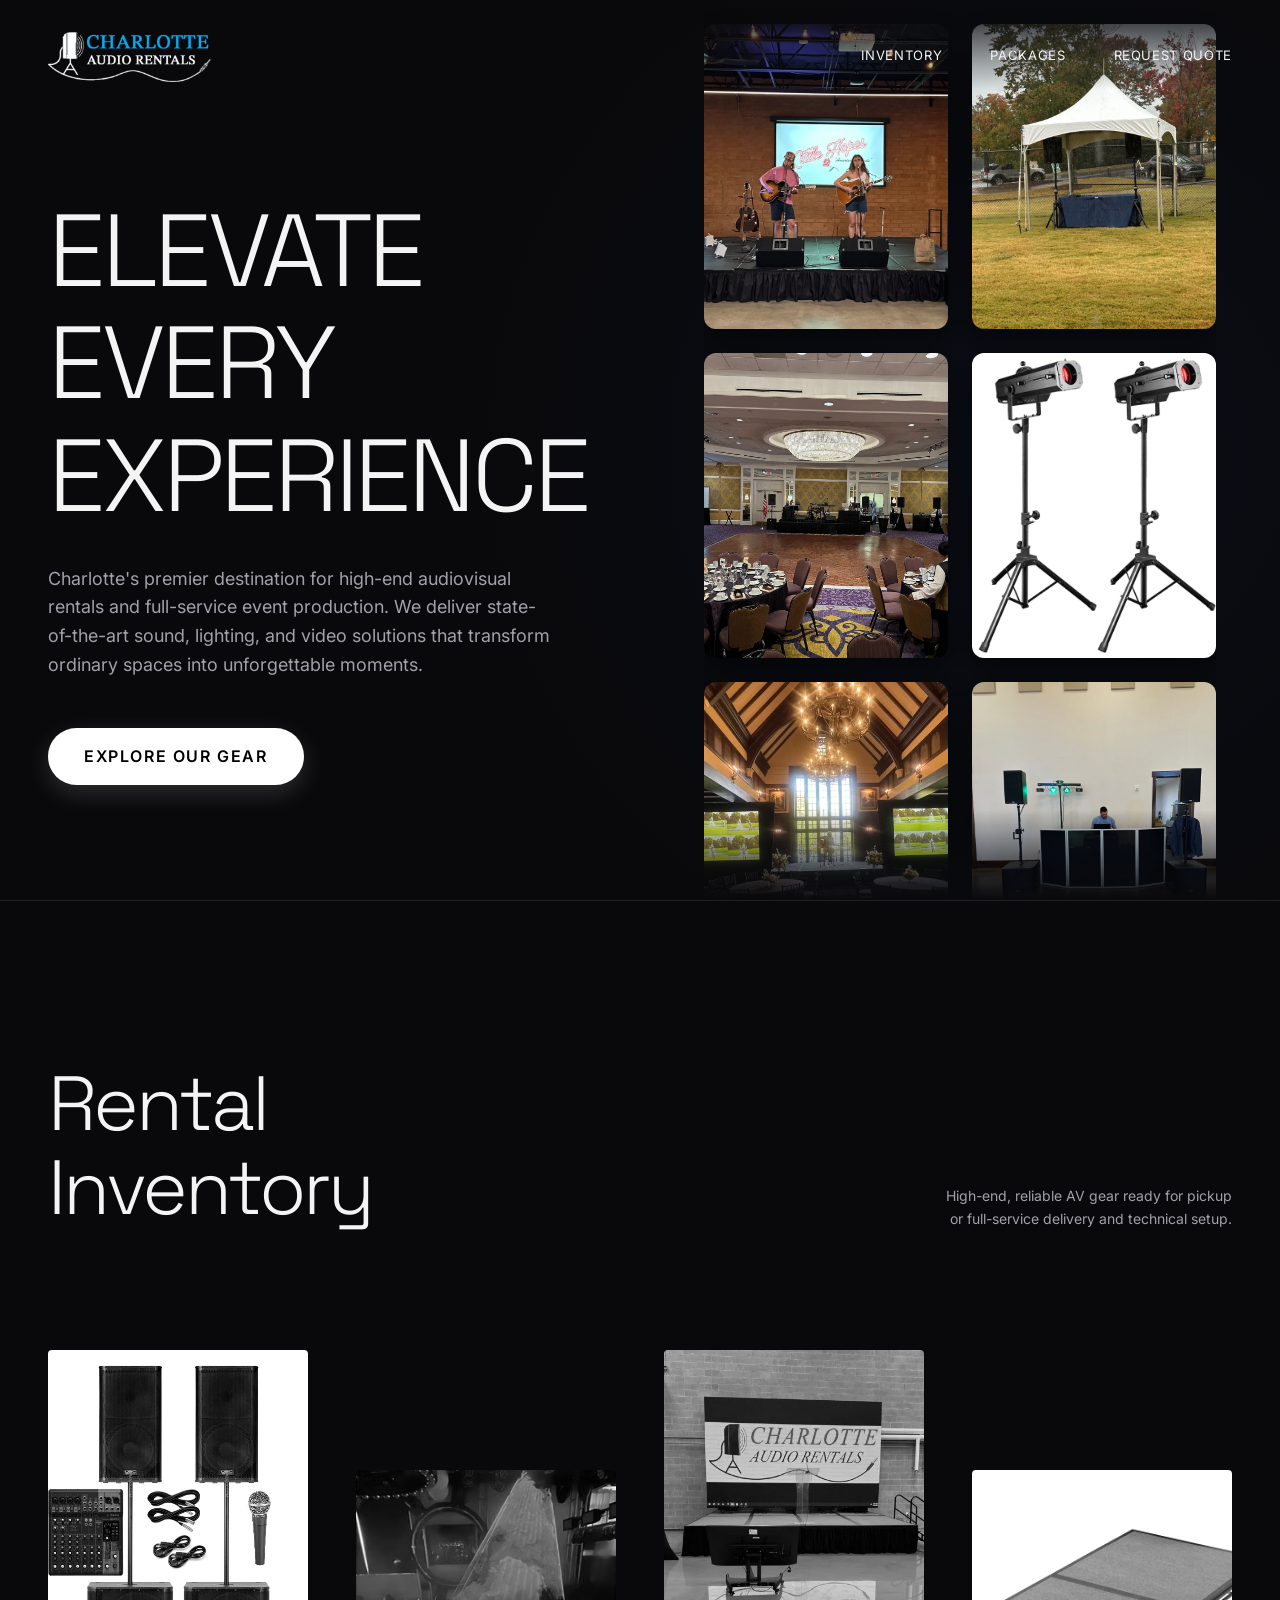
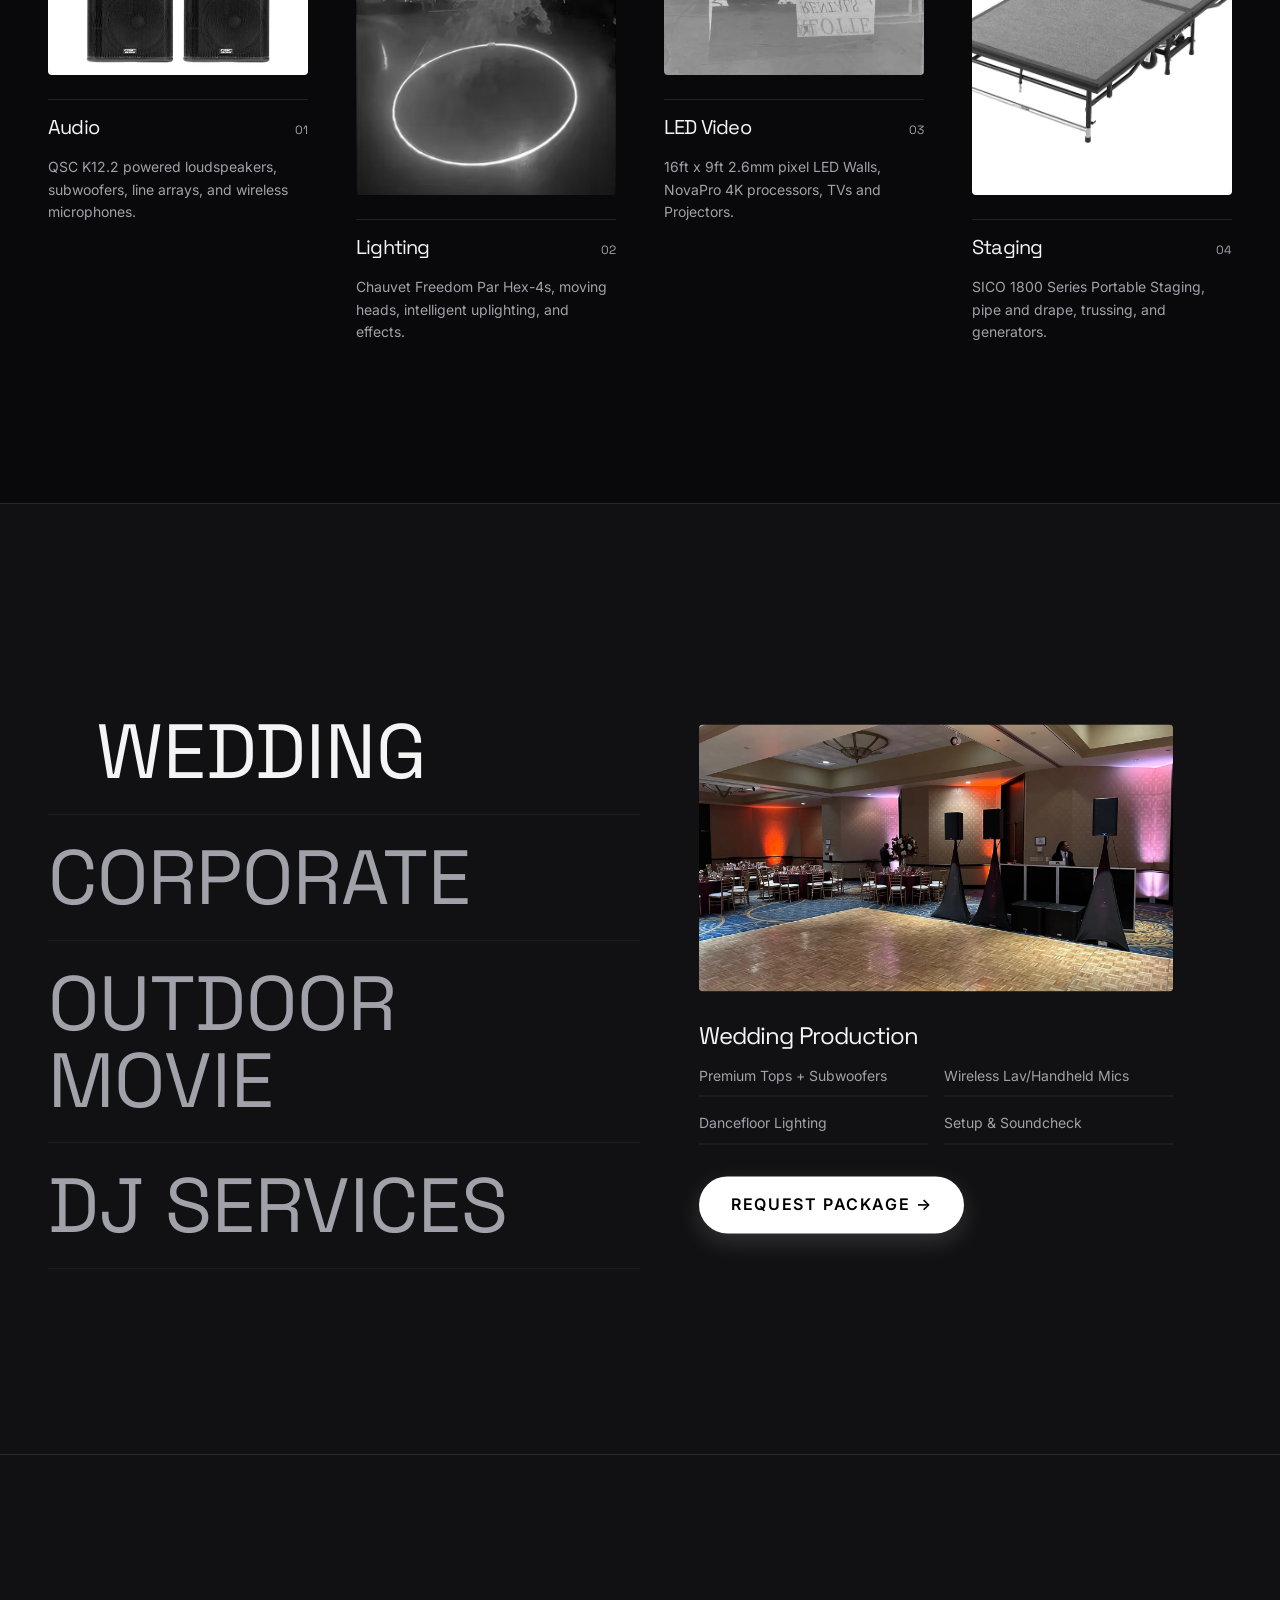
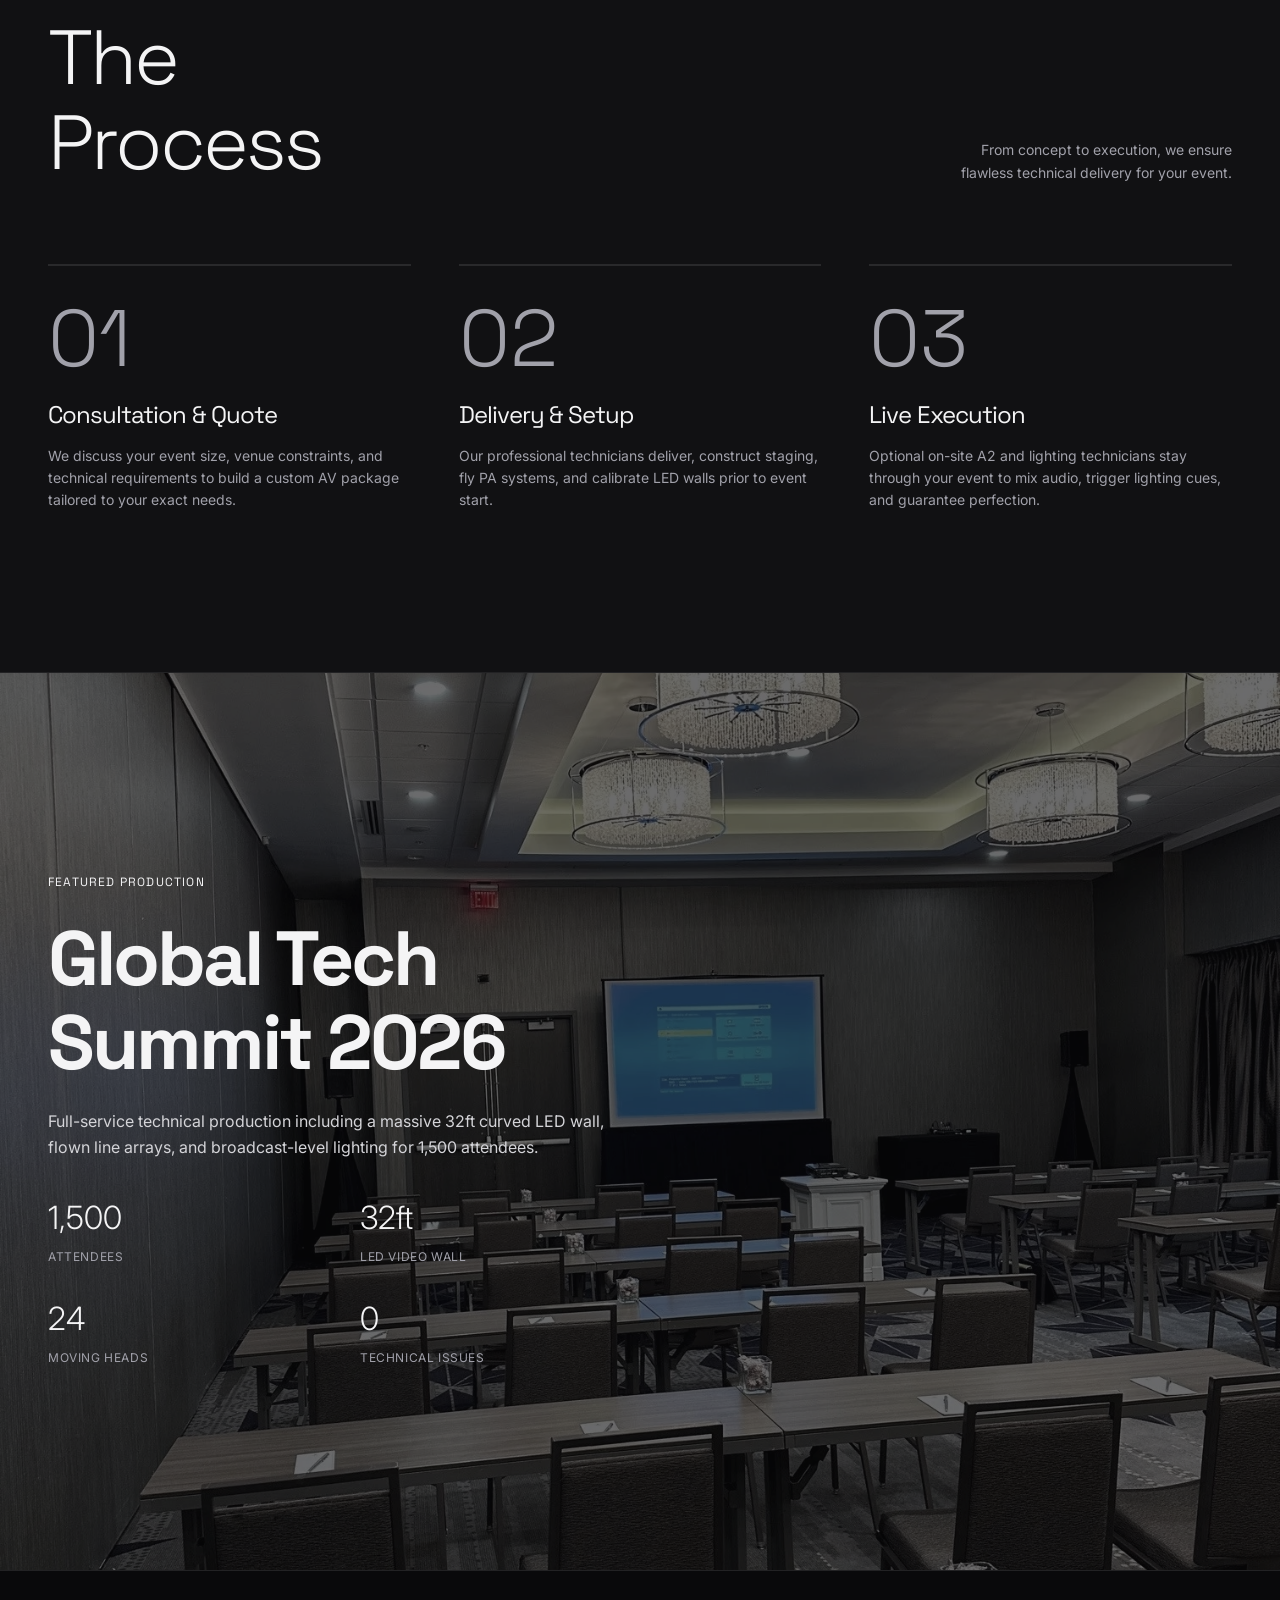
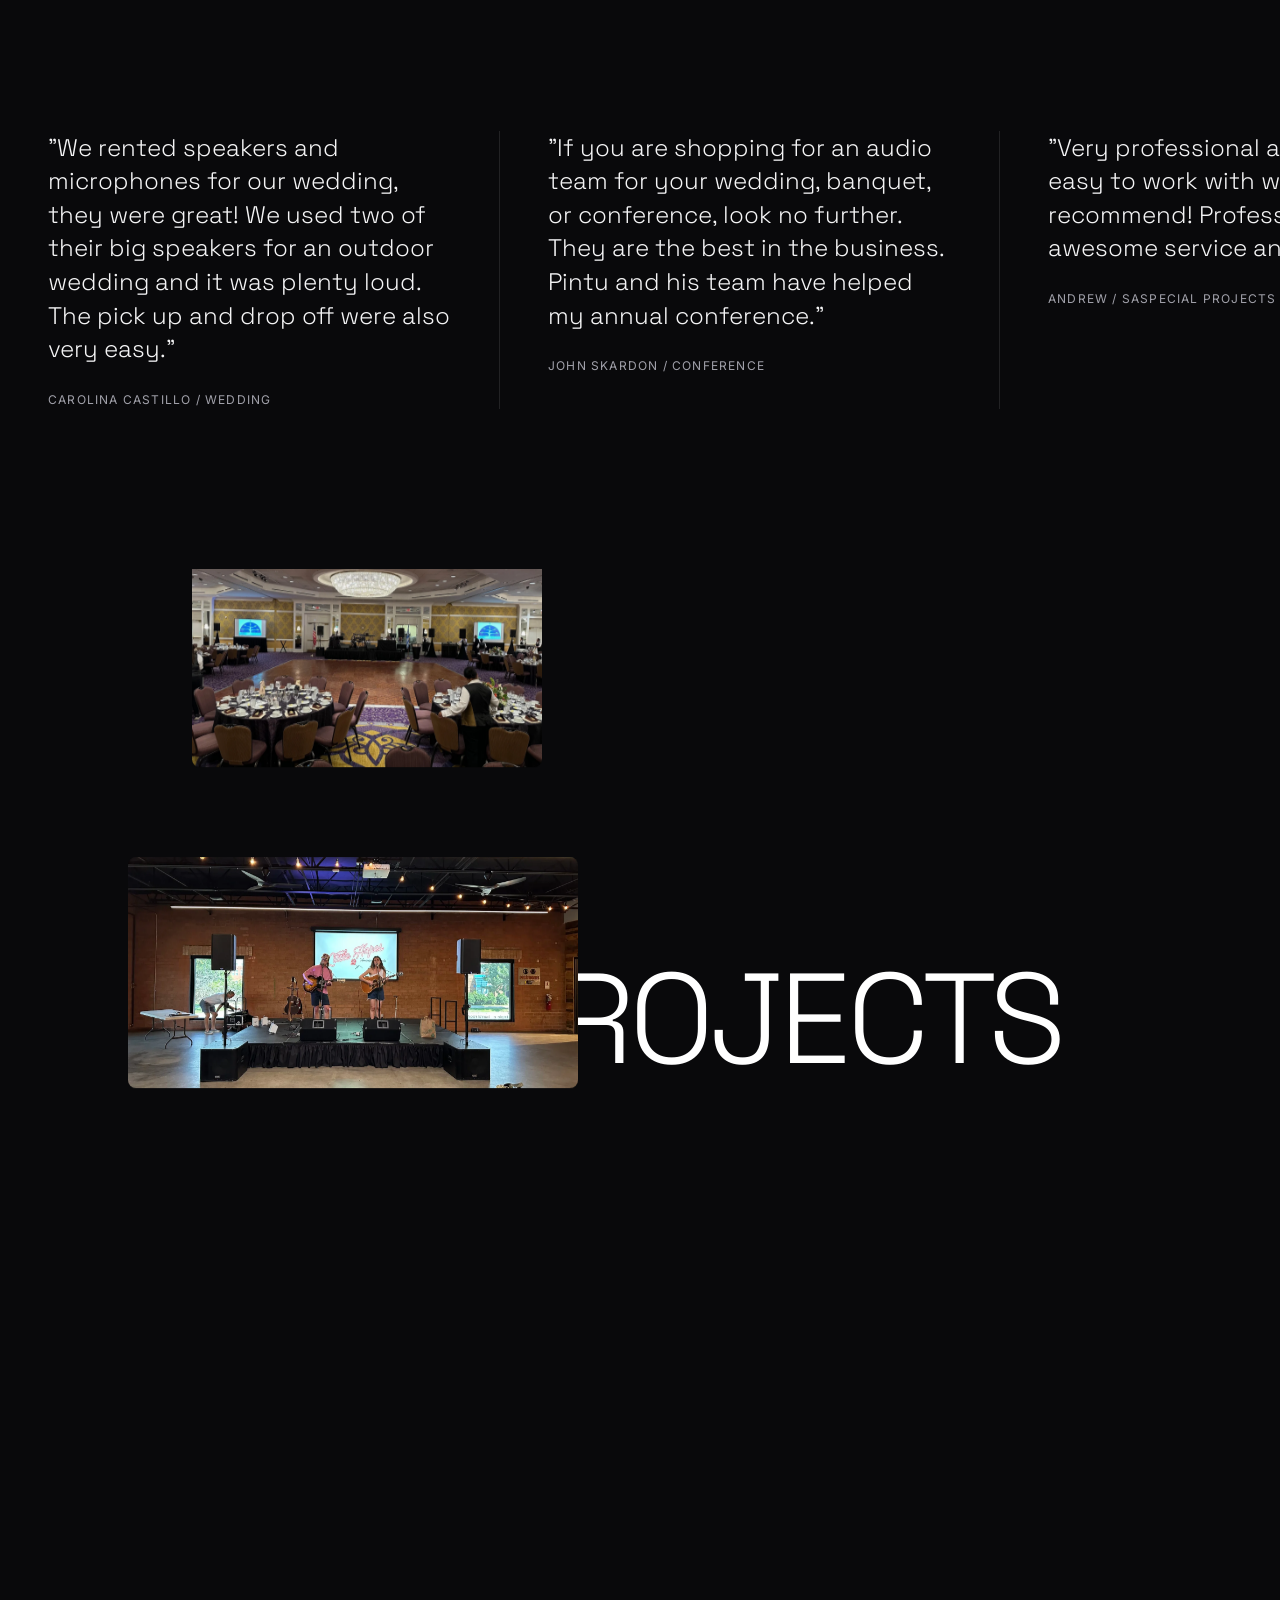
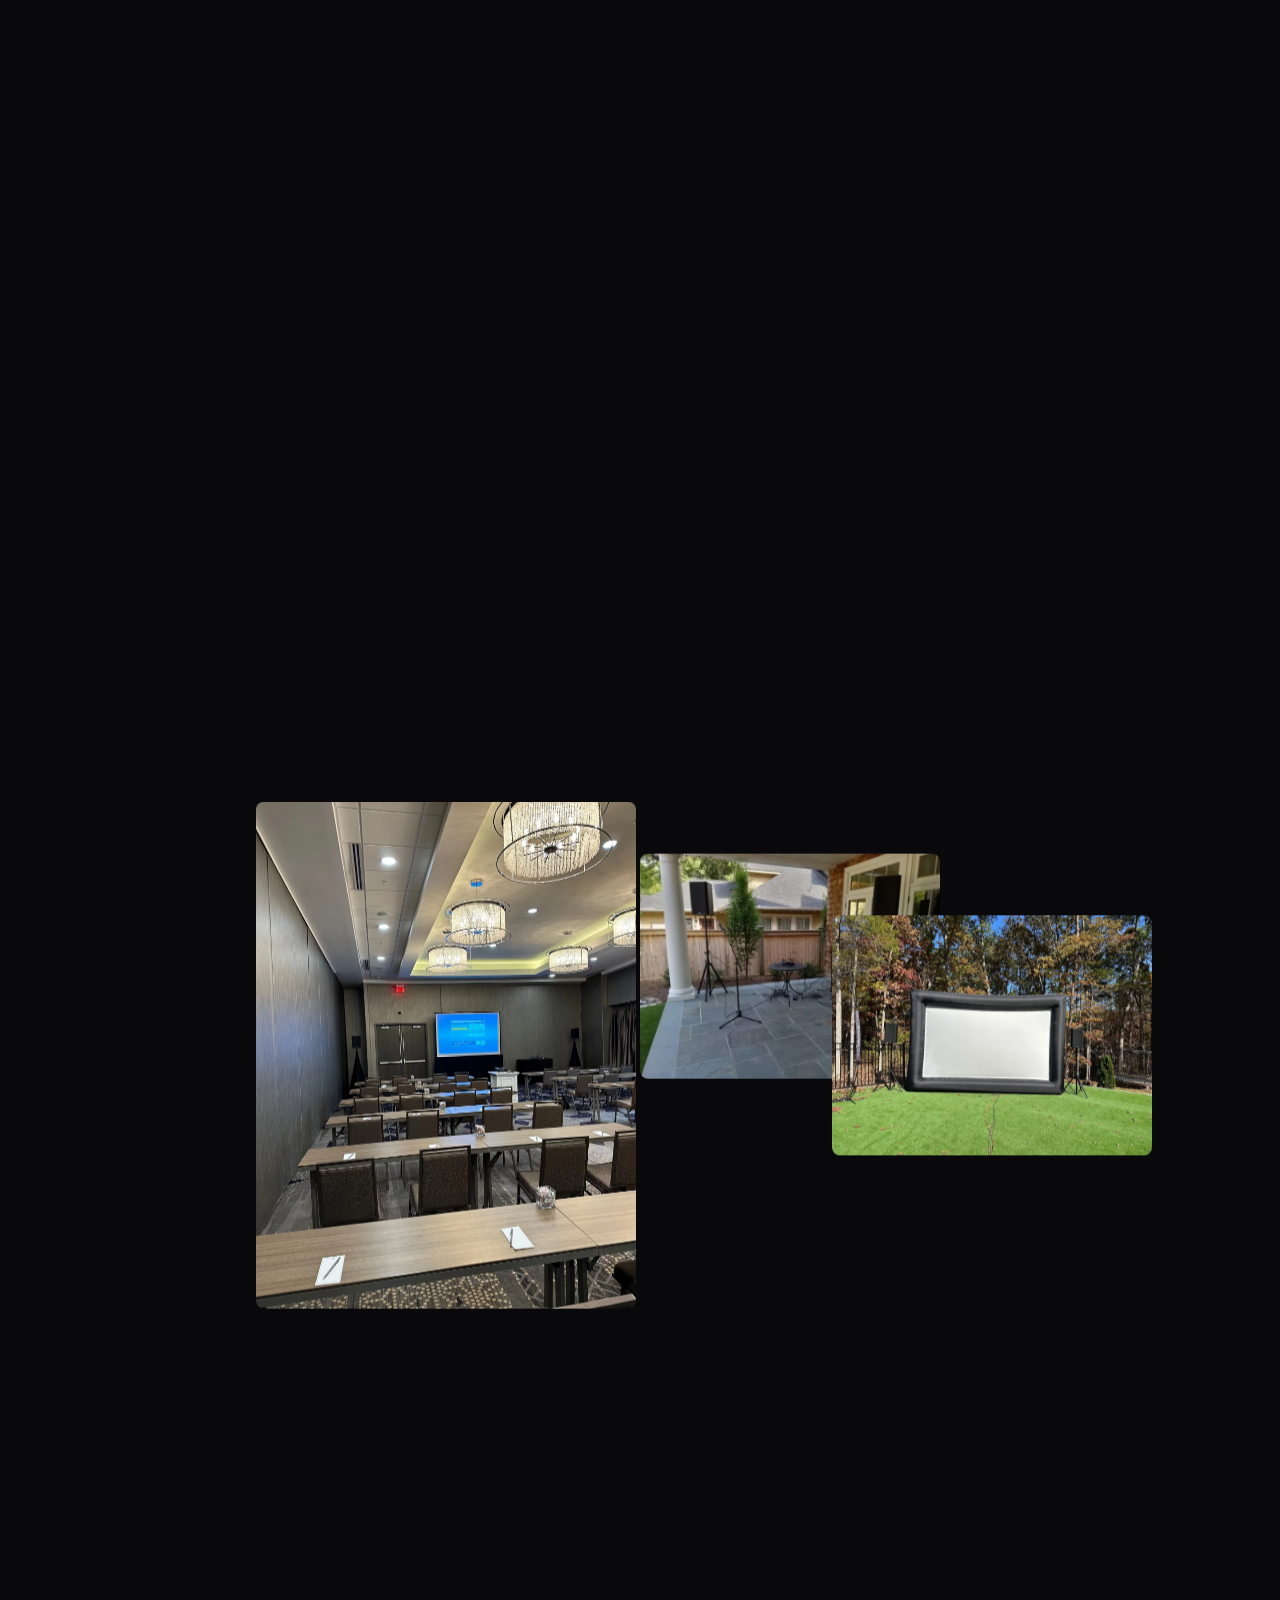
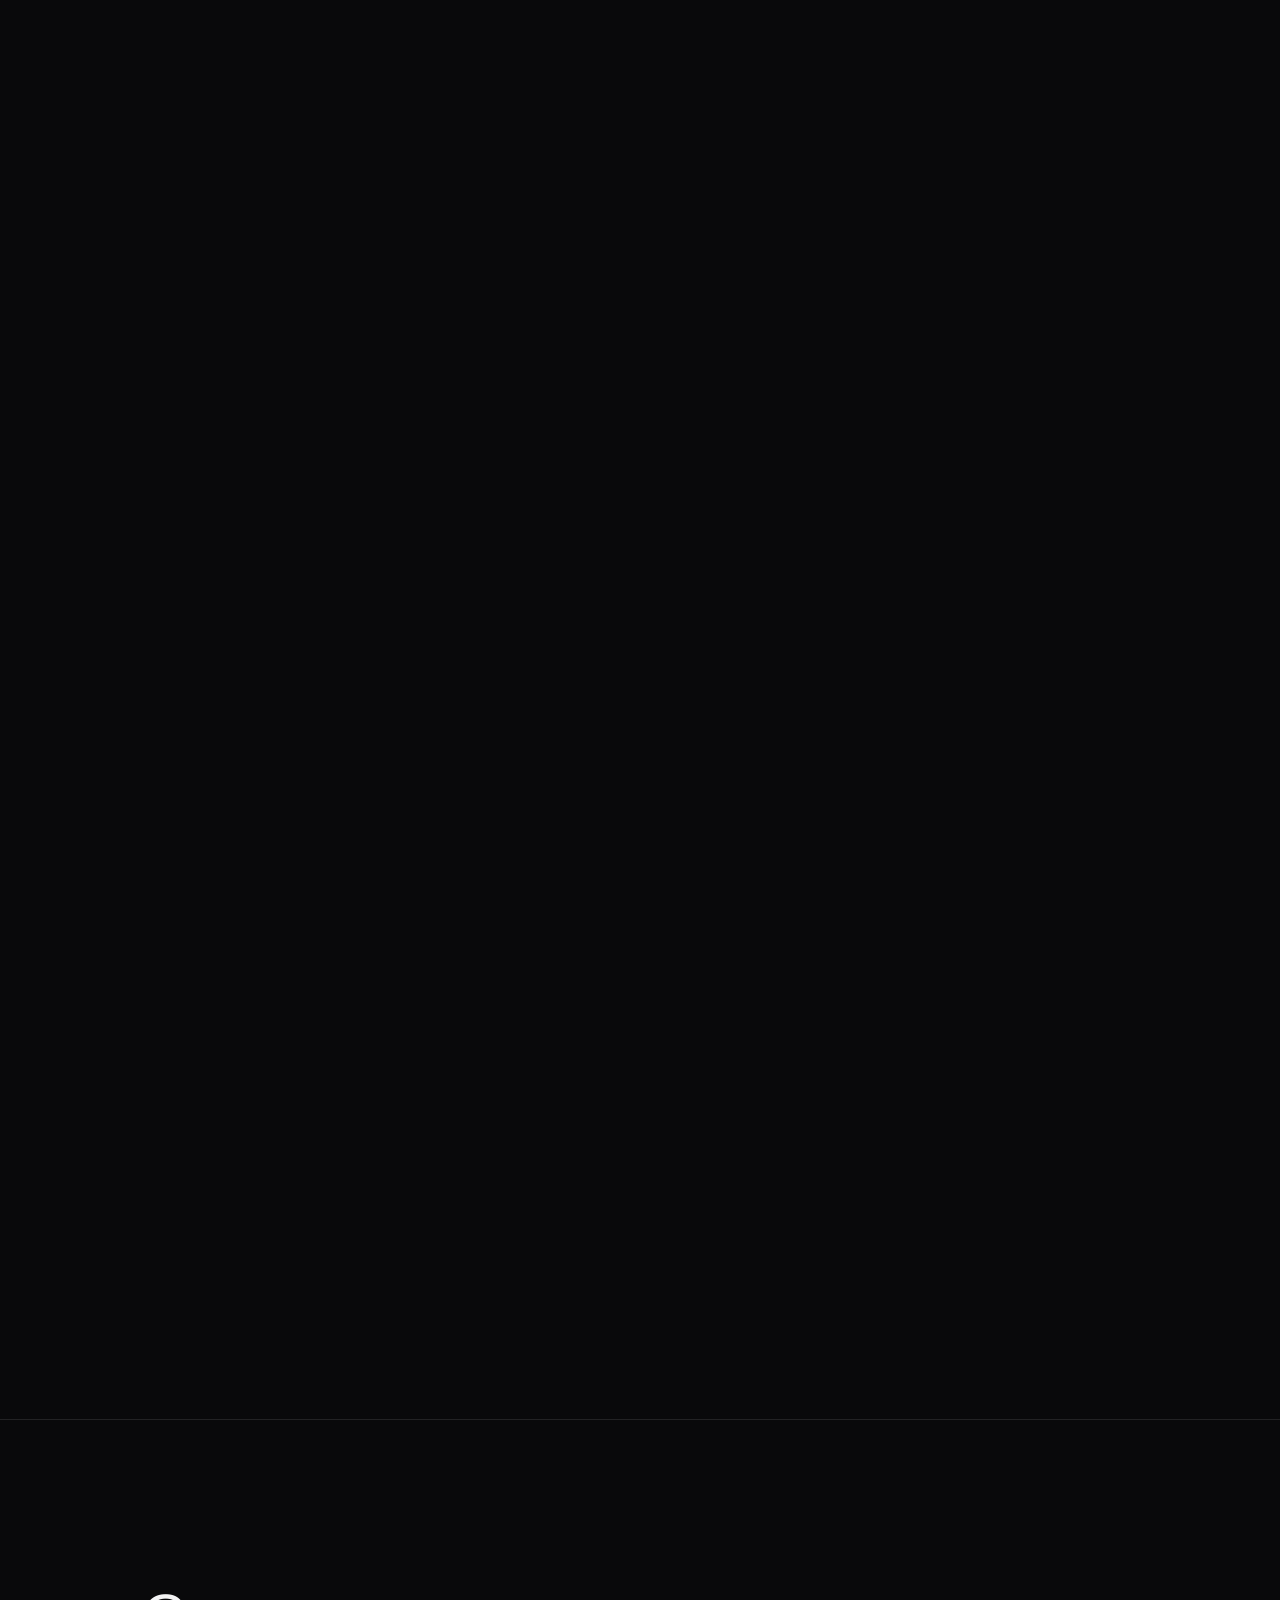
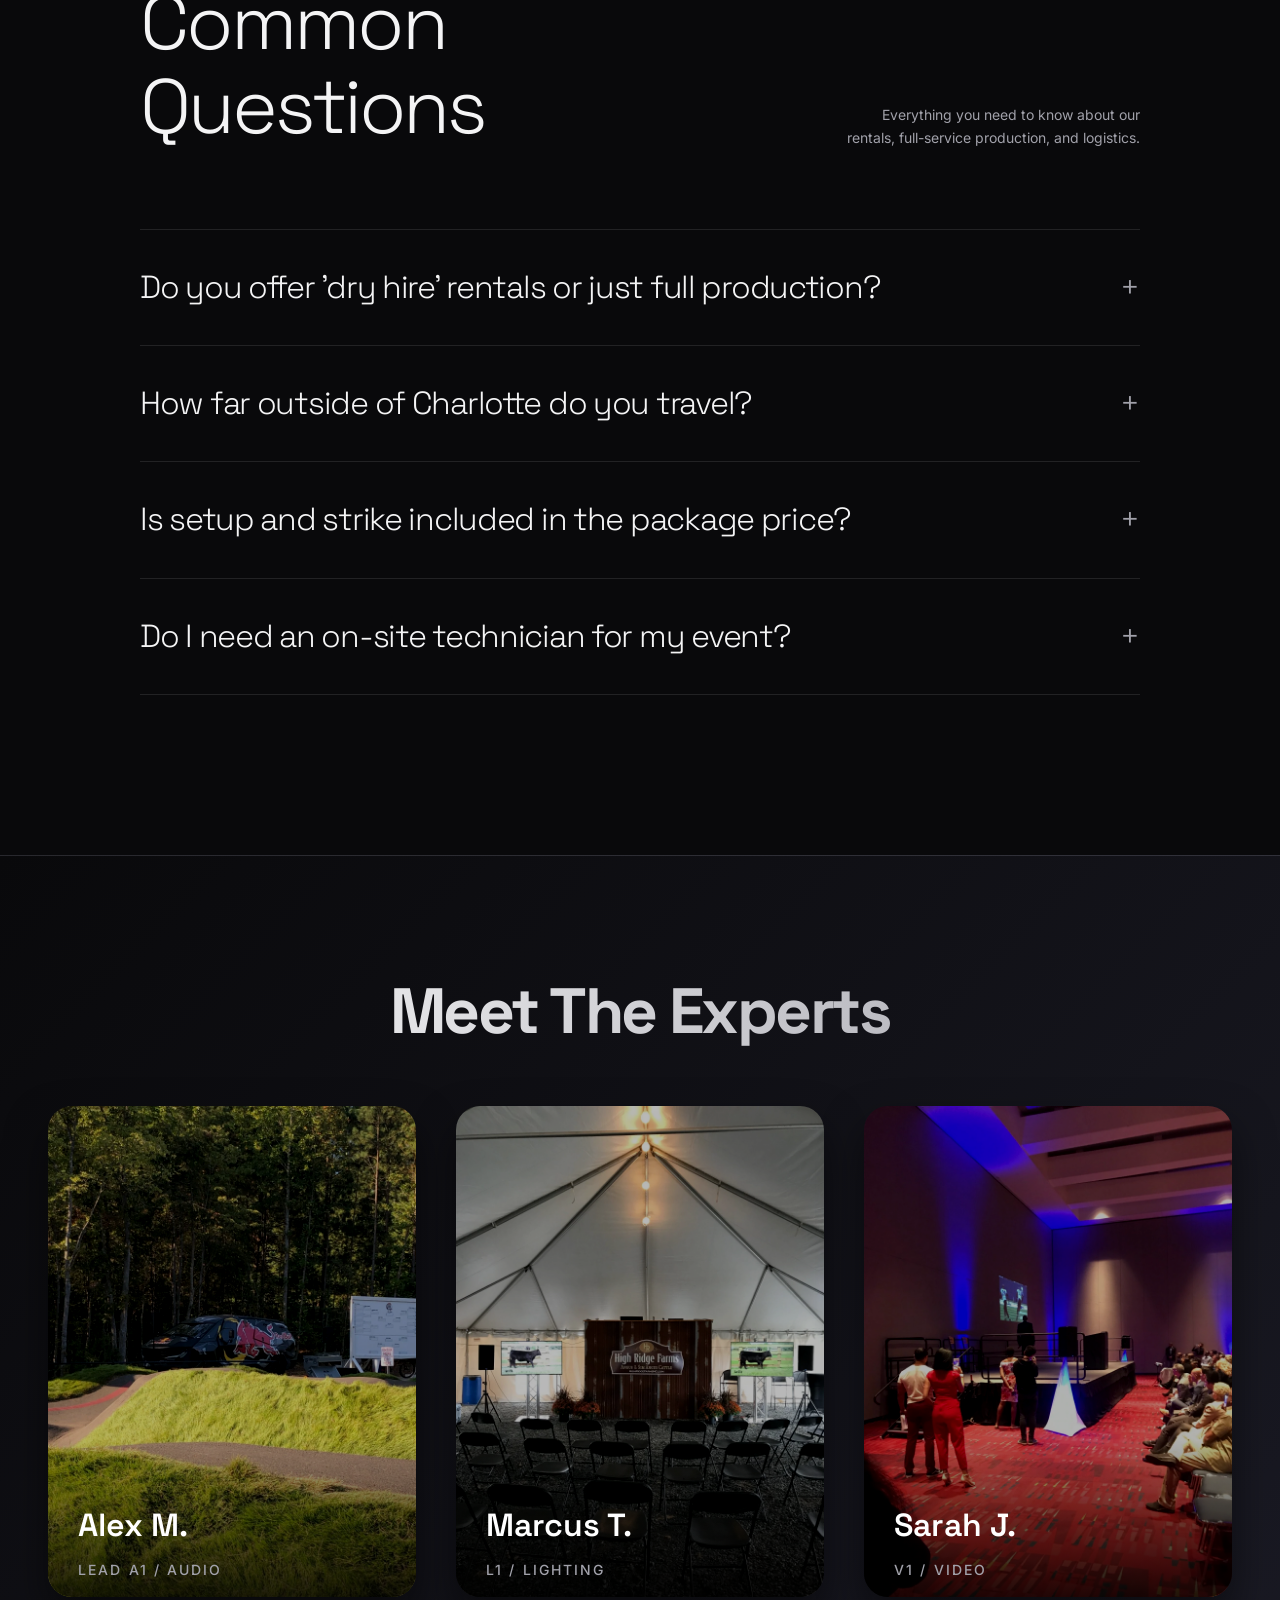
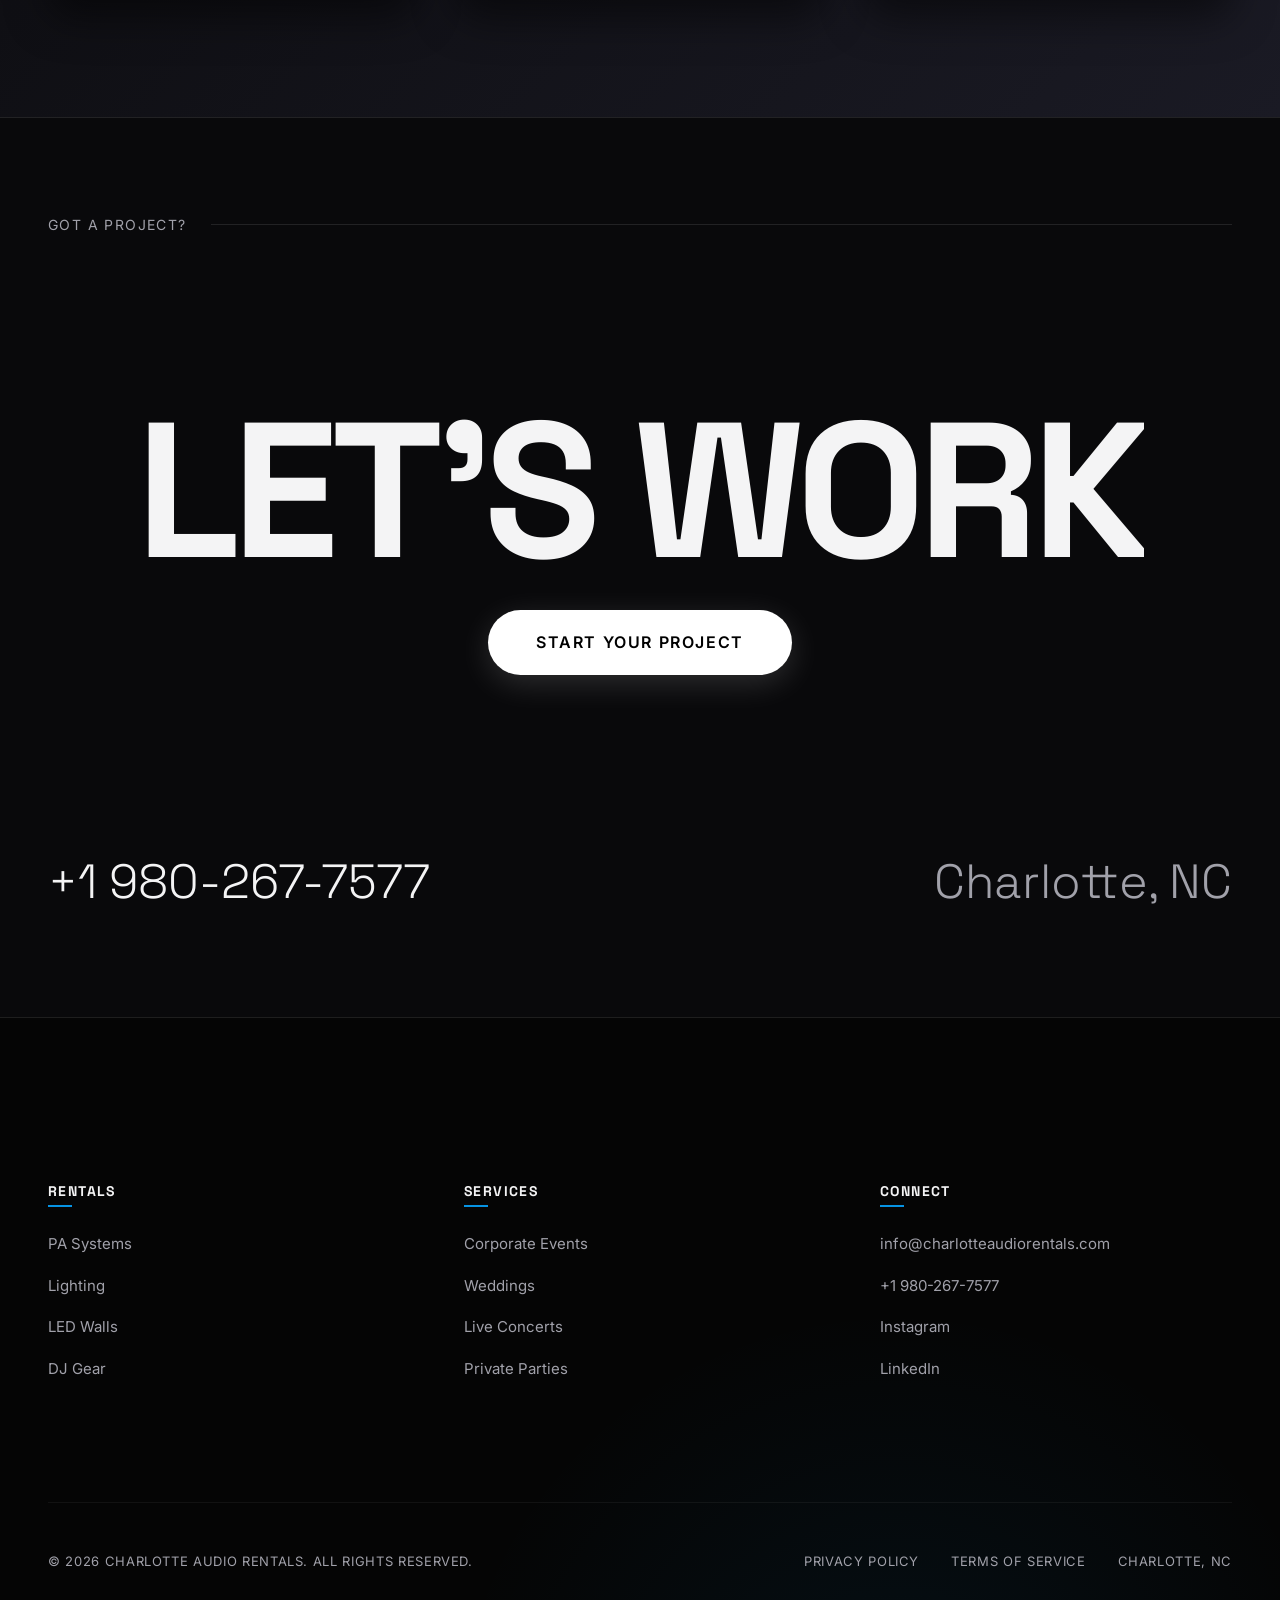
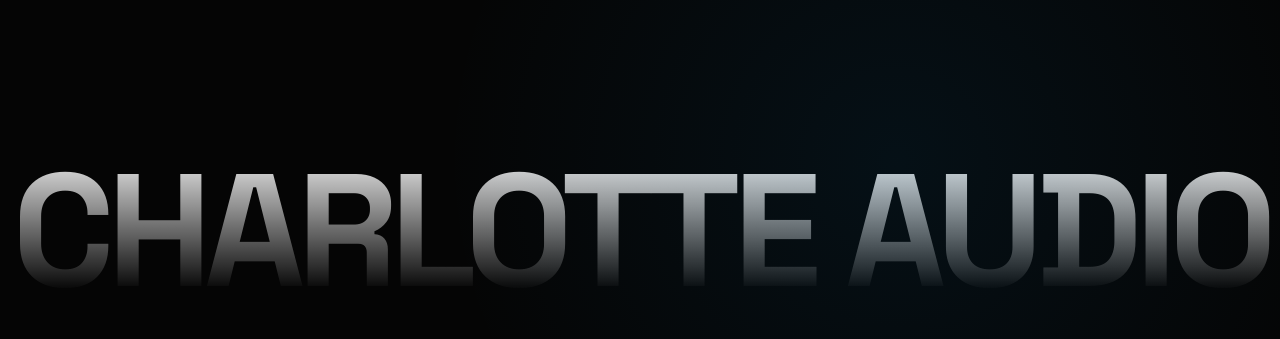
<file: index.html>
<!DOCTYPE html>
<html lang="en">
<head>
    <meta charset="UTF-8">
    <meta name="viewport" content="width=device-width, initial-scale=1.0">
    <title>Charlotte Audio Rentals | Premium AV</title>
    
    <!-- Using Space Grotesk for architectural/classy headings and Inter for body -->
    <link rel="preconnect" href="https://fonts.googleapis.com">
    <link rel="preconnect" href="https://fonts.gstatic.com" crossorigin>
    <link href="https://fonts.googleapis.com/css2?family=Inter:wght@300;400;500;600&family=Space+Grotesk:wght@300;400;600;700&display=swap" rel="stylesheet">
    
    <style>
        :root {
            --bg-color: #09090b;
            --text-main: #f4f4f5;
            --text-muted: #a1a1aa;
            --border: rgba(255, 255, 255, 0.1);
            --accent: #0693e3;
        }

        * {
            margin: 0;
            padding: 0;
            box-sizing: border-box;
        }

        body {
            font-family: 'Inter', sans-serif;
            background-color: var(--bg-color);
            color: var(--text-main);
            line-height: 1.6;
            -webkit-font-smoothing: antialiased;
            overflow-x: hidden;
        }

        a { text-decoration: none; color: inherit; }
        ul { list-style: none; }
        img { display: block; max-width: 100%; }

        /* Typography */
        h1, h2, h3, h4, .display-text {
            font-family: 'Space Grotesk', sans-serif;
            letter-spacing: -0.04em;
            line-height: 1.1;
        }

        /* Nav */
        .nav {
            position: fixed;
            top: 0;
            width: 100%;
            padding: 32px 48px;
            display: flex;
            justify-content: space-between;
            align-items: center;
            z-index: 100;
            transition: transform 0.4s cubic-bezier(0.16, 1, 0.3, 1), padding 0.3s ease, background 0.3s ease, border-bottom 0.3s ease;
        }

        .nav.scrolled {
            padding: 20px 48px;
            background: rgba(9, 9, 11, 0.85);
            backdrop-filter: blur(12px);
            -webkit-backdrop-filter: blur(12px);
            border-bottom: 1px solid rgba(255, 255, 255, 0.05);
        }

        .nav.nav-hidden {
            transform: translateY(-100%);
        }

        .nav-logo {
            font-family: 'Space Grotesk', sans-serif;
            font-size: 14px;
            font-weight: 700;
            text-transform: uppercase;
            letter-spacing: 0.1em;
            line-height: 1.4;
        }

        .nav-logo img {
            height: 50px;
            width: auto;
            display: block;
        }

        .nav-links {
            display: flex;
            gap: 48px;
            font-size: 13px;
            text-transform: uppercase;
            letter-spacing: 0.05em;
        }
        
        .nav-links a {
            position: relative;
            overflow: hidden;
            padding-bottom: 4px;
        }

        .nav-links a::after {
            content: '';
            position: absolute;
            bottom: 0; left: 0; width: 100%; height: 1px;
            background: var(--accent);
            transform: translateX(-101%);
            transition: transform 0.4s cubic-bezier(0.16, 1, 0.3, 1);
        }

        .nav-links a:hover::after { transform: translateX(0); }

        /* Hero */
        .hero {
            min-height: 100vh;
            display: grid;
            grid-template-columns: 1fr 1fr;
            padding: 120px 48px 48px 48px;
        }

        .hero-left {
            display: flex;
            flex-direction: column;
            justify-content: flex-end;
            padding-bottom: 8vh;
        }

        .hero-title {
            font-size: clamp(64px, 10vw, 140px);
            font-weight: 400;
            text-transform: uppercase;
            margin-bottom: 24px;
            white-space: nowrap;
        }

        .hero-title span {
            display: block;
            margin-left: 10%;
            color: var(--text-muted);
        }

        .hero-right {
            position: relative;
            display: flex;
            align-items: center;
            justify-content: center;
        }

        .hero-img-container {
            width: 80%;
            aspect-ratio: 3/4;
            overflow: hidden;
            border-radius: 8px;
        }

        .hero-img-container img {
            width: 100%;
            height: 100%;
            object-fit: cover;
            transform: scale(1.1);
            transition: transform 2s cubic-bezier(0.16, 1, 0.3, 1);
        }
        
        body:hover .hero-img-container img { transform: scale(1); }

        .hero-info {
            position: absolute;
            bottom: 8vh;
            left: -10%;
            max-width: 400px;
            background: rgba(9, 9, 11, 0.8);
            backdrop-filter: blur(10px);
            padding: 32px;
            border: 1px solid var(--border);
            border-radius: 8px;
        }

        .hero-info p {
            font-size: 16px;
            color: var(--text-muted);
            margin-bottom: 24px;
        }

        .cta-link {
            display: inline-flex;
            align-items: center;
            justify-content: center;
            background: #fff;
            color: #000;
            font-family: 'Inter', sans-serif;
            font-weight: 600;
            font-size: 16px;
            text-transform: uppercase;
            letter-spacing: 0.1em;
            padding: 16px 32px;
            border-radius: 100px;
            transition: transform 0.3s ease, box-shadow 0.3s ease, background 0.3s ease;
            box-shadow: 0 8px 24px rgba(255, 255, 255, 0.15);
            border: none;
            gap: 12px;
            text-decoration: none;
        }

        .cta-link:hover {
            transform: translateY(-4px);
            box-shadow: 0 12px 32px rgba(255, 255, 255, 0.3);
            color: #000;
            background: #f4f4f5;
        }

        /* Inventory - Horizontal Stagger */
        .inventory-section {
            padding: 160px 48px;
            border-top: 1px solid var(--border);
        }

        .section-header {
            display: flex;
            justify-content: space-between;
            align-items: flex-end;
            margin-bottom: 120px;
        }

        .section-title {
            font-size: clamp(40px, 6vw, 80px);
            font-weight: 300;
        }

        .section-sub {
            max-width: 300px;
            color: var(--text-muted);
            font-size: 14px;
            text-align: right;
        }

        .inventory-track {
            display: grid;
            grid-template-columns: repeat(4, 1fr);
            gap: 48px;
            align-items: start;
        }

        .inv-item:nth-child(even) { margin-top: 120px; }

        .inv-img {
            width: 100%;
            aspect-ratio: 4/5;
            overflow: hidden;
            margin-bottom: 24px;
            border-radius: 4px;
        }

        .inv-img img {
            width: 100%; height: 100%; object-fit: cover;
            filter: grayscale(100%);
            transition: filter 0.5s ease, transform 0.8s ease;
        }

        .inv-item:hover .inv-img img {
            filter: grayscale(0%);
            transform: scale(1.05);
        }

        .inv-meta {
            display: flex;
            justify-content: space-between;
            align-items: baseline;
            border-top: 1px solid var(--border);
            padding-top: 16px;
        }

        .inv-meta h3 { font-size: 20px; font-weight: 400; }
        .inv-meta span { font-size: 12px; color: var(--text-muted); font-family: 'Space Grotesk', sans-serif; }

        .inv-desc {
            margin-top: 16px;
            font-size: 14px;
            color: var(--text-muted);
        }

        /* Interactive Packages */
        .packages-section {
            padding: 160px 48px;
            background: #111113;
            border-top: 1px solid var(--border);
            position: relative;
        }

        .pkg-container {
            display: flex;
            min-height: 70vh;
        }

        .pkg-list-wrap {
            width: 50%;
            display: flex;
            flex-direction: column;
            justify-content: center;
        }

        .pkg-link {
            font-family: 'Space Grotesk', sans-serif;
            font-size: clamp(48px, 6vw, 96px);
            color: var(--text-muted);
            text-transform: uppercase;
            line-height: 1;
            padding: 24px 0;
            border-bottom: 1px solid rgba(255,255,255,0.05);
            cursor: pointer;
            transition: color 0.4s ease, padding-left 0.4s ease;
        }

        .pkg-link:hover, .pkg-link.active {
            color: var(--text-main);
            padding-left: 48px;
        }

        .pkg-details-wrap {
            width: 50%;
            position: relative;
        }

        .pkg-detail {
            position: absolute;
            top: 50%;
            left: 10%;
            transform: translateY(-50%);
            width: 80%;
            opacity: 0;
            visibility: hidden;
            transition: opacity 0.6s ease, visibility 0.6s ease;
        }

        .pkg-detail.active {
            opacity: 1;
            visibility: visible;
        }

        .pkg-img {
            width: 100%;
            aspect-ratio: 16/9;
            overflow: hidden;
            border-radius: 4px;
            margin-bottom: 32px;
        }

        .pkg-img img { width: 100%; height: 100%; object-fit: cover; }

        .pkg-content h4 { font-size: 24px; margin-bottom: 16px; font-weight: 400; }
        .pkg-content ul {
            display: grid;
            grid-template-columns: 1fr 1fr;
            gap: 16px;
            margin-bottom: 32px;
        }
        .pkg-content li {
            font-size: 14px;
            color: var(--text-muted);
            padding-bottom: 8px;
            border-bottom: 1px solid var(--border);
        }

        /* Reviews Ticker */
        .reviews-section {
            padding: 160px 0;
            overflow: hidden;
            border-top: 1px solid var(--border);
        }

        .ticker-wrap {
            display: flex;
            width: max-content;
            animation: ticker 30s linear infinite;
        }
        
        .ticker-wrap:hover { animation-play-state: paused; }

        @keyframes ticker {
            0% { transform: translateX(0); }
            100% { transform: translateX(-50%); }
        }

        .review-item {
            width: 500px;
            padding: 0 48px;
            flex-shrink: 0;
            border-right: 1px solid var(--border);
        }

        .review-item p {
            font-family: 'Space Grotesk', sans-serif;
            font-size: 24px;
            line-height: 1.4;
            margin-bottom: 24px;
            font-weight: 300;
        }

        .reviewer { font-size: 12px; color: var(--text-muted); text-transform: uppercase; letter-spacing: 0.1em; }

        /* =========================================================
           INNOVATIVE FOOTER
           ========================================================= */
        .footer {
            position: relative;
            padding: 160px 48px 48px 48px;
            background: #050505;
            border-top: 1px solid var(--border);
            overflow: hidden;
            display: flex;
            flex-direction: column;
            gap: 120px;
        }

        .footer::before {
            content: '';
            position: absolute;
            bottom: -50%; right: -20%;
            width: 100vw; height: 100vw;
            background: radial-gradient(circle, rgba(6, 147, 227, 0.08) 0%, transparent 50%);
            border-radius: 50%;
            pointer-events: none;
            z-index: 0;
        }


        .ft-links-grid {
            display: grid;
            grid-template-columns: repeat(3, 1fr);
            gap: 64px;
            position: relative;
            z-index: 1;
        }

        .ft-col h4 {
            font-family: 'Space Grotesk', sans-serif;
            font-size: 14px;
            text-transform: uppercase;
            letter-spacing: 0.1em;
            color: var(--text-main);
            margin-bottom: 32px;
            position: relative;
            display: inline-block;
        }
        
        .ft-col h4::after {
            content: '';
            position: absolute;
            left: 0; bottom: -8px;
            width: 24px; height: 2px;
            background: var(--accent);
        }

        .ft-col ul {
            display: flex;
            flex-direction: column;
            gap: 16px;
        }

        .ft-col a {
            font-size: 15px;
            color: var(--text-muted);
            transition: color 0.3s ease, transform 0.3s ease;
            display: inline-block;
        }
        
        .ft-col a:hover {
            color: var(--text-main);
            transform: translateX(8px);
        }

        .ft-bottom {
            position: relative;
            z-index: 1;
            display: flex;
            justify-content: space-between;
            align-items: center;
            padding-top: 48px;
            border-top: 1px solid rgba(255, 255, 255, 0.05);
            font-size: 13px;
            color: var(--text-muted);
            text-transform: uppercase;
            letter-spacing: 0.05em;
        }
        
        .ft-bottom-links {
            display: flex;
            gap: 32px;
        }
        
        .ft-bottom-links a {
            color: var(--text-muted);
            transition: color 0.3s ease;
        }
        
        .ft-bottom-links a:hover {
            color: var(--text-main);
        }

        .ft-watermark {
            font-family: 'Space Grotesk', sans-serif;
            font-size: 12.5vw;
            font-weight: 700;
            line-height: 0.75;
            text-align: center;
            text-transform: uppercase;
            letter-spacing: -0.05em;
            margin-top: 80px;
            background: linear-gradient(180deg, rgba(255, 255, 255, 0.8) 0%, rgba(255, 255, 255, 0) 100%);
            -webkit-background-clip: text;
            -webkit-text-fill-color: transparent;
            pointer-events: none;
            user-select: none;
            width: 100vw;
            margin-left: calc(50% - 50vw);
            margin-right: calc(50% - 50vw);
            overflow: hidden;
            white-space: nowrap;
            display: flex;
            justify-content: center;
        }

        @media (max-width: 1024px) {
            .hero { grid-template-columns: 1fr; padding-top: 160px; }
            .hero-left { padding-bottom: 40px; }
            .hero-right { display: none; }
            .inventory-track { grid-template-columns: 1fr 1fr; }
            .inv-item:nth-child(even) { margin-top: 0; }
            .pkg-container { flex-direction: column; }
            .pkg-list-wrap, .pkg-details-wrap { width: 100%; }
            .pkg-detail { position: relative; top: 0; left: 0; transform: none; display: none; margin-top: 48px; width: 100%;}
            .pkg-detail.active { display: block; }

            .ft-links-grid { grid-template-columns: 1fr 1fr; gap: 48px; }
            .ft-bottom { flex-direction: column; gap: 24px; align-items: flex-start; }
        }
        @media (max-width: 600px) {
            .ft-links-grid { grid-template-columns: 1fr; }
        }
    
        /* Process Section */
        .process-section {
            padding: 160px 48px;
            background: #111113;
            border-top: 1px solid var(--border);
        }

        .process-grid {
            display: grid;
            grid-template-columns: repeat(3, 1fr);
            gap: 48px;
            margin-top: 80px;
        }

        .process-step {
            border-top: 2px solid var(--border);
            padding-top: 32px;
            transition: border-color 0.4s;
        }

        .process-step:hover { border-color: var(--text-main); }

        .step-num {
            font-family: 'Space Grotesk', sans-serif;
            font-size: 80px;
            font-weight: 300;
            color: var(--text-muted);
            line-height: 1;
            margin-bottom: 24px;
        }

        .process-step h4 { font-size: 24px; font-weight: 400; margin-bottom: 16px; }
        .process-step p { color: var(--text-muted); font-size: 14px; }

        /* Featured Case Study */
        .featured-section {
            position: relative;
            padding: 200px 48px;
            border-top: 1px solid var(--border);
            overflow: hidden;
            display: flex;
            align-items: center;
        }

        .featured-bg {
            position: absolute;
            top: 0; left: 0; width: 100%; height: 100%;
            z-index: 0;
        }
        
        .featured-bg img { width: 100%; height: 100%; object-fit: cover; opacity: 0.4; filter: grayscale(50%); }

        .featured-content {
            position: relative;
            z-index: 1;
            max-width: 600px;
        }

        .featured-badge {
            font-family: 'Space Grotesk', sans-serif;
            text-transform: uppercase;
            letter-spacing: 0.1em;
            font-size: 12px;
            color: var(--text-main);
            margin-bottom: 24px;
            display: block;
        }

        .featured-title { font-size: clamp(48px, 6vw, 80px); margin-bottom: 24px; }
        .featured-desc { font-size: 16px; color: #d4d4d8; margin-bottom: 32px; }

        .stats-grid {
            display: grid;
            grid-template-columns: 1fr 1fr;
            gap: 24px;
        }

        .stat h5 { font-size: 32px; font-weight: 300; }
        .stat span { font-size: 12px; color: var(--text-muted); text-transform: uppercase; letter-spacing: 0.05em; }

        @media (max-width: 1024px) {
            .process-grid { grid-template-columns: 1fr; }
            .stats-grid { grid-template-columns: 1fr; }
        }

    
        .hero-title {
            font-size: clamp(48px, 8vw, 120px);
            font-weight: 400;
            text-transform: uppercase;
            margin-bottom: 24px;
            line-height: 1.05;
        }

        .hero-title span {
            display: block;
            margin-left: 0; /* Removed 10% */
            color: var(--text-muted);
        }

        .hero-info {
            position: relative; /* Removed absolute */
            bottom: auto;
            left: auto;
            max-width: 400px;
            background: transparent; /* Removed blur and bg */
            backdrop-filter: none;
            padding: 0;
            border: none;
            margin-top: 48px;
        }
        
        .hero-img-container {
            width: 100%; /* Changed from 80% */
            aspect-ratio: 4/5; /* Changed from 3/4 */
            overflow: hidden;
            border-radius: 8px;
        }

    
        /* Our Projects Section */
        .projects-section {
            padding: 160px 48px;
            background: #111113;
            border-top: 1px solid var(--border);
        }

        .projects-grid {
            display: grid;
            grid-template-columns: repeat(2, 1fr);
            gap: 48px;
            margin-top: 80px;
        }

        .project-card {
            position: relative;
            overflow: hidden;
            border-radius: 8px;
            aspect-ratio: 16/9;
            cursor: pointer;
        }

        .project-img {
            width: 100%;
            height: 100%;
            object-fit: cover;
            transition: transform 0.8s cubic-bezier(0.16, 1, 0.3, 1);
        }

        .project-overlay {
            position: absolute;
            bottom: 0; left: 0; width: 100%;
            padding: 48px;
            background: linear-gradient(to top, rgba(9,9,11,0.9), transparent);
            transform: translateY(20px);
            opacity: 0;
            transition: all 0.4s ease;
        }

        .project-card:hover .project-img {
            transform: scale(1.05);
        }

        .project-card:hover .project-overlay {
            transform: translateY(0);
            opacity: 1;
        }

        .project-overlay h4 {
            font-size: 32px;
            margin-bottom: 8px;
            color: #fff;
        }

        .project-overlay span {
            font-size: 14px;
            color: var(--text-muted);
            text-transform: uppercase;
            letter-spacing: 0.1em;
            font-family: 'Space Grotesk', sans-serif;
        }
        
        @media (max-width: 1024px) {
            .projects-grid { grid-template-columns: 1fr; }
        }

    
        /* =========================================================
           SCATTERED PARALLAX OUR PROJECTS
           ========================================================= */
        .our-work-section {
            position: relative;
            background-color: transparent;
            color: #F4F1EB;
            width: 100%;
            height: 450vh; /* creates scrolling room */
            overflow: clip; 
            clip-path: inset(0); /* allows sticky to work while hiding overflow */
            z-index: 10;
        }

        .ow-sticky-container {
            position: sticky;
            top: 0;
            height: 100vh;
            width: 100%;
            display: flex;
            align-items: center;
            justify-content: center;
            z-index: 1;
            pointer-events: none;
        }

        .ow-sticky-title {
            font-family: 'Space Grotesk', sans-serif;
            font-size: clamp(4rem, 10vw, 9rem);
            font-weight: 300;
            letter-spacing: -0.04em;
            color: #ffffff;
            text-transform: uppercase;
            text-align: center;
            opacity: 0;
            transform: translateY(50px);
            transition: opacity 1.5s ease, transform 1.5s ease;
        }

        .ow-sticky-title.revealed {
            opacity: 1;
            transform: translateY(0);
        }

        .ow-gallery {
            position: absolute;
            top: 0;
            left: 0;
            width: 100%;
            height: 100%;
            z-index: 2;
            pointer-events: none;
        }

        .ow-project {
            position: absolute;
            pointer-events: auto;
            text-decoration: none;
            display: block;
            opacity: 0;
            will-change: transform, opacity;
            transition: opacity 0.8s ease;
        }

        .ow-project.visible {
            opacity: 1;
        }

        .ow-project img {
            width: 100%;
            height: auto;
            object-fit: cover;
            display: block;
            transition: transform 0.6s cubic-bezier(0.22, 1, 0.36, 1);
            border-radius: 8px;
        }

        .ow-project:hover img {
            transform: scale(1.03) !important;
        }

        .ow-label {
            position: absolute;
            bottom: -30px;
            left: 0;
            width: 100%;
            text-align: center;
            font-family: 'Inter', sans-serif;
            font-size: 14px;
            color: var(--text-muted);
            text-transform: uppercase;
            opacity: 0;
            transform: translateY(10px);
            transition: opacity 0.4s ease, transform 0.4s ease;
            white-space: nowrap;
        }

        .ow-project:hover .ow-label {
            opacity: 1;
            transform: translateY(0);
        }

        @media (max-width: 768px) {
            .ow-sticky-title { font-size: clamp(3rem, 12vw, 4rem); }
            .our-work-section { height: 450vh; }
        }

    
        /* =========================================================
           NEW DYNAMIC HERO DESIGN
           ========================================================= */
        .hero {
            min-height: 100vh;
            display: flex;
            align-items: center;
            padding: 160px 48px 80px 48px;
            position: relative;
            overflow: hidden;
            background: radial-gradient(circle at 80% 50%, rgba(37, 99, 235, 0.05), transparent 50%);
        }

        .hero-content {
            width: 50%;
            position: relative;
            z-index: 10;
        }

        .hero-title {
            font-family: 'Space Grotesk', sans-serif;
            font-size: clamp(60px, 8vw, 120px);
            font-weight: 300;
            line-height: 1.1;
            margin-bottom: 32px;
            letter-spacing: -0.04em;
            color: var(--text-main);
        }

        .hero-text {
            font-size: 18px;
            color: var(--text-muted);
            max-width: 85%;
            margin-bottom: 48px;
            line-height: 1.6;
        }

        .hero-cta {
            display: inline-flex;
            align-items: center;
            justify-content: center;
            background: #fff;
            color: #000;
            font-family: 'Inter', sans-serif;
            font-weight: 600;
            font-size: 16px;
            text-transform: uppercase;
            letter-spacing: 0.1em;
            padding: 16px 36px;
            border-radius: 100px;
            transition: transform 0.3s ease, box-shadow 0.3s ease, background 0.3s ease;
            box-shadow: 0 8px 24px rgba(255, 255, 255, 0.15);
            text-decoration: none;
            border: none;
            gap: 12px;
        }

        .hero-cta:hover {
            transform: translateY(-4px);
            box-shadow: 0 12px 32px rgba(255, 255, 255, 0.3);
            color: #000;
            background: #f4f4f5;
        }

        .hero-gallery {
            position: absolute;
            top: 0;
            right: 5%;
            width: 40%;
            height: 100vh;
            display: flex;
            gap: 24px;
            overflow: hidden;
            padding-top: 24px;
            padding-bottom: 24px;
            /* Fades top and bottom edges smoothly */
            mask-image: linear-gradient(to bottom, transparent, black 10%, black 90%, transparent);
            -webkit-mask-image: linear-gradient(to bottom, transparent, black 10%, black 90%, transparent);
            z-index: 1;
        }

        .marquee-col {
            flex: 1;
            display: flex;
            flex-direction: column;
            overflow: visible;
        }

        .marquee-track {
            display: flex;
            flex-direction: column;
            gap: 24px;
            /* Prevent image from stretching/shrinking */
            min-height: max-content;
        }

        .marquee-up .marquee-track {
            animation: scroll-up 20s linear infinite;
        }

        .marquee-down .marquee-track {
            animation: scroll-down 20s linear infinite;
        }

        @keyframes scroll-up {
            0% { transform: translateY(0); }
            100% { transform: translateY(-50%); }
        }

        @keyframes scroll-down {
            0% { transform: translateY(-50%); }
            100% { transform: translateY(0); }
        }

        .marquee-track img {
            width: 100%;
            /* fixed aspect ratio for all images */
            aspect-ratio: 4/5;
            object-fit: cover;
            border-radius: 12px;
            box-shadow: 0 10px 30px rgba(0,0,0,0.5);
            transition: transform 0.4s ease, filter 0.4s ease;
            display: block;
        }

        .marquee-track img:hover {
            transform: scale(1.05);
            filter: brightness(1.1);
            position: relative;
            z-index: 10;
        }
        
        .hero-gallery:hover .marquee-track {
            animation-play-state: paused;
        }

        @media (max-width: 1024px) {
            .hero { flex-direction: column; padding-top: 140px; justify-content: flex-start; }
            .hero-content { width: 100%; text-align: center; margin-bottom: 64px; }
            .hero-text { max-width: 100%; margin: 0 auto 48px; }
            .hero-gallery { position: relative; width: 100%; height: 50vh; right: 0; mask-image: none; -webkit-mask-image: none; padding: 0; overflow: hidden; transform: none;}
            
            .marquee-col { flex-direction: row; }
            .marquee-track { flex-direction: row; gap: 16px; }
            
            .marquee-up .marquee-track { animation: scroll-left 20s linear infinite; }
            .marquee-down .marquee-track { animation: scroll-right 20s linear infinite; }
            
            @keyframes scroll-left { 0% { transform: translateX(0); } 100% { transform: translateX(-50%); } }
            @keyframes scroll-right { 0% { transform: translateX(-50%); } 100% { transform: translateX(0); } }
            
            .marquee-track img { height: 100%; aspect-ratio: 3/4; width: auto; max-width: 40vw; }
        }

        /* FAQ Section */
        .faq-section {
            padding: 160px 48px;
            background: #09090b;
            border-top: 1px solid var(--border);
        }

        .faq-container {
            max-width: 1000px;
            margin: 0 auto;
            border-top: 1px solid var(--border);
        }

        .faq-item {
            border-bottom: 1px solid var(--border);
        }

        .faq-question {
            padding: 32px 0;
            display: flex;
            justify-content: space-between;
            align-items: center;
            cursor: pointer;
            transition: color 0.3s;
        }

        .faq-question:hover {
            color: var(--text-main);
        }

        .faq-question h3 {
            font-size: clamp(20px, 3vw, 32px);
            font-weight: 300;
            margin: 0;
            padding-right: 24px;
        }

        .faq-icon {
            font-family: 'Space Grotesk', sans-serif;
            font-size: 32px;
            font-weight: 300;
            color: var(--text-muted);
            transition: transform 0.4s ease, color 0.3s;
        }

        .faq-item.active .faq-icon {
            transform: rotate(45deg);
            color: var(--accent);
        }

        .faq-answer {
            max-height: 0;
            overflow: hidden;
            transition: max-height 0.5s cubic-bezier(0.16, 1, 0.3, 1), opacity 0.5s ease;
            opacity: 0;
        }

        .faq-item.active .faq-answer {
            opacity: 1;
        }

        .faq-answer p {
            padding-bottom: 32px;
            color: var(--text-muted);
            font-size: 16px;
            line-height: 1.6;
            max-width: 800px;
        }
        
        @media (max-width: 1024px) {
            .faq-section { padding: 100px 24px; }
        }

        /* Meet The Crew */
        /* Meet The Crew - Redesign */
        .crew-section {
            padding: 120px 48px;
            background: linear-gradient(135deg, #09090b 0%, #1a1a24 100%);
            border-top: 1px solid var(--border);
            position: relative;
        }

        .crew-container {
            max-width: 1400px;
            margin: 0 auto;
        }

        .crew-heading {
            font-family: 'Space Grotesk', sans-serif;
            font-size: clamp(32px, 5vw, 64px);
            font-weight: 700;
            color: #fff;
            margin-bottom: 60px;
            text-align: center;
            background: linear-gradient(90deg, #fff, #a1a1aa);
            -webkit-background-clip: text;
            -webkit-text-fill-color: transparent;
        }

        .crew-grid {
            display: grid;
            grid-template-columns: repeat(auto-fit, minmax(300px, 1fr));
            gap: 40px;
        }

        .crew-card {
            position: relative;
            border-radius: 24px;
            overflow: hidden;
            aspect-ratio: 3/4;
            cursor: pointer;
            box-shadow: 0 20px 40px rgba(0,0,0,0.5);
            transition: transform 0.5s cubic-bezier(0.4, 0, 0.2, 1), box-shadow 0.5s ease;
        }

        .crew-card:hover {
            transform: translateY(-10px);
            box-shadow: 0 30px 60px rgba(0,0,0,0.8), 0 0 20px rgba(255,255,255,0.1);
        }

        .crew-card img {
            width: 100%;
            height: 100%;
            object-fit: cover;
            transition: transform 0.7s cubic-bezier(0.4, 0, 0.2, 1);
            filter: brightness(0.7) contrast(1.1);
        }

        .crew-card:hover img {
            transform: scale(1.08);
            filter: brightness(0.9);
        }

        .crew-info {
            position: absolute;
            bottom: 0;
            left: 0;
            width: 100%;
            padding: 60px 30px 30px;
            background: linear-gradient(to top, rgba(0,0,0,0.9) 0%, rgba(0,0,0,0) 100%);
            display: flex;
            flex-direction: column;
            gap: 8px;
            transform: translateY(15px);
            transition: transform 0.4s ease;
        }

        .crew-card:hover .crew-info {
            transform: translateY(0);
        }

        .c-name {
            font-family: 'Space Grotesk', sans-serif;
            font-size: 32px;
            font-weight: 600;
            color: #ffffff;
            margin: 0;
        }

        .c-role {
            font-family: 'Inter', sans-serif;
            font-size: 14px;
            color: #a1a1aa;
            text-transform: uppercase;
            letter-spacing: 0.15em;
            font-weight: 500;
        }

        /* Next Level CTA */
        .next-cta {
            min-height: 100vh;
            display: flex;
            flex-direction: column;
            justify-content: space-between;
            padding: 48px;
            background: #09090b;
            border-top: 1px solid var(--border);
            position: relative;
        }

        .n-cta-top {
            display: flex;
            align-items: center;
            gap: 24px;
            margin-top: 48px;
        }

        .n-cta-label {
            font-family: 'Inter', sans-serif;
            text-transform: uppercase;
            letter-spacing: 0.1em;
            color: var(--text-muted);
            font-size: 14px;
        }

        .n-cta-line {
            flex: 1;
            height: 1px;
            background: var(--border);
        }

        .n-cta-main {
            display: flex;
            align-items: center;
            justify-content: center;
            flex: 1;
        }

        .n-cta-link {
            position: relative;
            display: block;
            overflow: hidden;
        }

        .n-cta-text {
            font-family: 'Space Grotesk', sans-serif;
            font-size: clamp(80px, 15vw, 250px);
            font-weight: 700;
            line-height: 0.9;
            text-transform: uppercase;
            letter-spacing: -0.04em;
            color: var(--text-main);
            transition: transform 0.6s cubic-bezier(0.16, 1, 0.3, 1);
        }

        .n-cta-text.hover-text {
            position: absolute;
            top: 0; left: 0;
            color: transparent;
            -webkit-text-stroke: 2px var(--accent);
            transform: translateY(100%);
        }

        .n-cta-link:hover .n-cta-text:not(.hover-text) {
            transform: translateY(-100%);
        }
        
        .n-cta-link:hover .n-cta-text.hover-text {
            transform: translateY(0);
        }

        .cta-blue-btn {
            display: inline-block;
            background: #fff;
            color: #000;
            font-family: 'Inter', sans-serif;
            font-weight: 600;
            font-size: 16px;
            text-transform: uppercase;
            letter-spacing: 0.1em;
            padding: 20px 48px;
            border-radius: 100px;
            transition: transform 0.3s ease, box-shadow 0.3s ease, background 0.3s ease;
            box-shadow: 0 8px 32px rgba(255, 255, 255, 0.15);
            text-decoration: none;
            border: none;
        }

        .cta-blue-btn:hover {
            transform: translateY(-4px);
            box-shadow: 0 12px 40px rgba(255, 255, 255, 0.3);
            background: #f4f4f5;
            color: #000;
        }

        .n-cta-bottom {
            display: flex;
            justify-content: space-between;
            align-items: center;
            margin-bottom: 48px;
            font-family: 'Space Grotesk', sans-serif;
            font-size: clamp(24px, 4vw, 48px);
            font-weight: 300;
        }

        .n-cta-phone {
            transition: color 0.3s;
        }
        .n-cta-phone:hover {
            color: var(--text-muted);
        }

        .n-cta-loc {
            color: var(--text-muted);
        }

        @media (max-width: 1024px) {
            .n-cta-bottom { flex-direction: column; align-items: flex-start; gap: 16px; }
        }

    </style>
</head>
<body>

    <nav class="nav">
        <div class="nav-logo"><a href="#"><img src="whitelogo.png" alt="Charlotte Audio Rentals"></a></div>
        <div class="nav-links">
            <a href="#inventory">Inventory</a>
            <a href="#packages">Packages</a>
            <a href="#contact">Request Quote</a>
        </div>
    </nav>

    
    <header class="hero">
        <div class="hero-content">
            <h1 class="hero-title">
                Elevate<br>Every<br>Experience
            </h1>
            
            <p class="hero-text">
                Charlotte's premier destination for high-end audiovisual rentals and full-service event production. We deliver state-of-the-art sound, lighting, and video solutions that transform ordinary spaces into unforgettable moments.
            </p>
            
            <a href="#inventory" class="hero-cta">EXPLORE OUR GEAR</a>
        </div>

        <div class="hero-gallery">
            <div class="marquee-col marquee-up">
                <div class="marquee-track">
                    <img src="charlot iamges/Concert-setup-Barrel-Room-Triple-C-brewery-scaled.webp" alt="Concert Stage">
                    <img src="charlot iamges/Gala-at-Hilton-Charlotte.webp" alt="Event Lighting">
                    <img src="charlot iamges/Conference-Package-768x576.webp" alt="Corporate Conference">
                    <img src="charlot iamges/Concert-setup-Barrel-Room-Triple-C-brewery-scaled.webp" alt="Concert Stage">
                    <img src="charlot iamges/Gala-at-Hilton-Charlotte.webp" alt="Event Lighting">
                    <img src="charlot iamges/Conference-Package-768x576.webp" alt="Corporate Conference">
                </div>
            </div>
            <div class="marquee-col marquee-down">
                <div class="marquee-track">
                    <img src="charlot iamges/Small-PA-Package-UNCC-rotated.webp" alt="Audio Setup">
                    <img src="charlot iamges/CHAUVET-DJ-LED-Followspot-120ST-Bundle-1.webp" alt="Stage Lighting">
                    <img src="charlot iamges/Medium-DJ-package-set-up-Sweet-Magnolia-Estate-Cornelius-NC-rotated.webp" alt="DJ Equipment">
                    <img src="charlot iamges/Small-PA-Package-UNCC-rotated.webp" alt="Audio Setup">
                    <img src="charlot iamges/CHAUVET-DJ-LED-Followspot-120ST-Bundle-1.webp" alt="Stage Lighting">
                    <img src="charlot iamges/Medium-DJ-package-set-up-Sweet-Magnolia-Estate-Cornelius-NC-rotated.webp" alt="DJ Equipment">
                </div>
            </div>
        </div>
    </header>


    <section class="inventory-section" id="inventory">
        <div class="section-header">
            <h2 class="section-title">Rental<br>Inventory</h2>
            <p class="section-sub">High-end, reliable AV gear ready for pickup or full-service delivery and technical setup.</p>
        </div>

        <div class="inventory-track">
            
            <div class="inv-item">
                <div class="inv-img"><img src="charlot iamges/Medium-PA-Packagev22.webp" alt="Audio"></div>
                <div class="inv-meta">
                    <h3>Audio</h3>
                    <span>01</span>
                </div>
                <p class="inv-desc">QSC K12.2 powered loudspeakers, subwoofers, line arrays, and wireless microphones.</p>
            </div>

            <div class="inv-item">
                <div class="inv-img"><img src="charlot iamges/Laser-Light-for-Wedding.avif" alt="Lighting"></div>
                <div class="inv-meta">
                    <h3>Lighting</h3>
                    <span>02</span>
                </div>
                <p class="inv-desc">Chauvet Freedom Par Hex-4s, moving heads, intelligent uplighting, and effects.</p>
            </div>

            <div class="inv-item">
                <div class="inv-img"><img src="charlot iamges/LED-Wall-02-768x576.webp" alt="LED Walls"></div>
                <div class="inv-meta">
                    <h3>LED Video</h3>
                    <span>03</span>
                </div>
                <p class="inv-desc">16ft x 9ft 2.6mm pixel LED Walls, NovaPro 4K processors, TVs and Projectors.</p>
            </div>

            <div class="inv-item">
                <div class="inv-img"><img src="charlot iamges/Sico-Stage-01.webp" alt="Staging"></div>
                <div class="inv-meta">
                    <h3>Staging</h3>
                    <span>04</span>
                </div>
                <p class="inv-desc">SICO 1800 Series Portable Staging, pipe and drape, trussing, and generators.</p>
            </div>

        </div>
    </section>

    <section class="packages-section" id="packages">
        <div class="pkg-container">
            <div class="pkg-list-wrap">
                <div class="pkg-link active" data-target="pkg-wedding">Wedding</div>
                <div class="pkg-link" data-target="pkg-corporate">Corporate</div>
                <div class="pkg-link" data-target="pkg-movie">Outdoor Movie</div>
                <div class="pkg-link" data-target="pkg-dj">DJ Services</div>
            </div>
            <div class="pkg-details-wrap">
                
                <div class="pkg-detail active" id="pkg-wedding">
                    <div class="pkg-img"><img src="charlot iamges/Wedding-at-Omni-Charlotte-Hotel-Charlotte-NC.webp" alt="Wedding"></div>
                    <div class="pkg-content">
                        <h4>Wedding Production</h4>
                        <ul>
                            <li>Premium Tops + Subwoofers</li>
                            <li>Wireless Lav/Handheld Mics</li>
                            <li>Dancefloor Lighting</li>
                            <li>Setup & Soundcheck</li>
                        </ul>
                        <a href="#contact" class="cta-link">Request Package &rarr;</a>
                    </div>
                </div>

                <div class="pkg-detail" id="pkg-corporate">
                    <div class="pkg-img"><img src="charlot iamges/Corporate-Meeting-at-Schleich-North-Charlotte.webp" alt="Corporate"></div>
                    <div class="pkg-content">
                        <h4>Corporate Summits</h4>
                        <ul>
                            <li>PA Systems for Speech</li>
                            <li>Projectors / TV Monitors</li>
                            <li>Wireless Panel Mics</li>
                            <li>On-site Tech Support</li>
                        </ul>
                        <a href="#contact" class="cta-link">Request Package &rarr;</a>
                    </div>
                </div>

                <div class="pkg-detail" id="pkg-movie">
                    <div class="pkg-img"><img src="charlot iamges/Movie-Night-Charlotte-NC.webp" alt="Movie"></div>
                    <div class="pkg-content">
                        <h4>Outdoor Cinema</h4>
                        <ul>
                            <li>22ft Inflatable Screen</li>
                            <li>High Lumen Projector</li>
                            <li>Powerful Stereo Speakers</li>
                            <li>Media Player Integration</li>
                        </ul>
                        <a href="#contact" class="cta-link">Request Package &rarr;</a>
                    </div>
                </div>

                <div class="pkg-detail" id="pkg-dj">
                    <div class="pkg-img"><img src="charlot iamges/LED-Dance-Floor-rqxmf7rctxlu47zw3xhxe9s2zuzav4ljses9xbg7b45885.jpg" alt="DJ" style="object-position: center top;"></div>
                    <div class="pkg-content">
                        <h4>Professional DJ Services</h4>
                        <ul>
                            <li>Corporate Event DJs</li>
                            <li>Wedding DJs</li>
                            <li>Private Party Sets</li>
                            <li>Full Turntable/CDJ Setup</li>
                        </ul>
                        <a href="#contact" class="cta-link">Request Package &rarr;</a>
                    </div>
                </div>

            </div>
        </div>
    </section>

    <!-- HOW IT WORKS -->
    <section class="process-section">
        <div class="section-header" style="margin-bottom: 0;">
            <h2 class="section-title">The<br>Process</h2>
            <p class="section-sub">From concept to execution, we ensure flawless technical delivery for your event.</p>
        </div>
        <div class="process-grid">
            <div class="process-step">
                <div class="step-num">01</div>
                <h4>Consultation & Quote</h4>
                <p>We discuss your event size, venue constraints, and technical requirements to build a custom AV package tailored to your exact needs.</p>
            </div>
            <div class="process-step">
                <div class="step-num">02</div>
                <h4>Delivery & Setup</h4>
                <p>Our professional technicians deliver, construct staging, fly PA systems, and calibrate LED walls prior to event start.</p>
            </div>
            <div class="process-step">
                <div class="step-num">03</div>
                <h4>Live Execution</h4>
                <p>Optional on-site A2 and lighting technicians stay through your event to mix audio, trigger lighting cues, and guarantee perfection.</p>
            </div>
        </div>
    </section>

    <!-- FEATURED CASE STUDY -->
    <section class="featured-section">
        <div class="featured-bg">
            <!-- Awesome dummy image for a corporate summit -->
            <img src="charlot iamges/TrinaSolarCompanyMeetingatEmbassySuitesbyHiltonCharlotteUptown.webp" alt="Corporate Summit">
        </div>
        <div class="featured-content">
            <span class="featured-badge">Featured Production</span>
            <h2 class="featured-title">Global Tech Summit 2026</h2>
            <p class="featured-desc">Full-service technical production including a massive 32ft curved LED wall, flown line arrays, and broadcast-level lighting for 1,500 attendees.</p>
            <div class="stats-grid">
                <div class="stat">
                    <h5>1,500</h5>
                    <span>Attendees</span>
                </div>
                <div class="stat">
                    <h5>32ft</h5>
                    <span>LED Video Wall</span>
                </div>
                <div class="stat">
                    <h5>24</h5>
                    <span>Moving Heads</span>
                </div>
                <div class="stat">
                    <h5>0</h5>
                    <span>Technical Issues</span>
                </div>
            </div>
        </div>
    </section>

    <section class="reviews-section">
        <div class="ticker-wrap">
            <div class="review-item">
                <p>"We rented speakers and microphones for our wedding, they were great! We used two of their big speakers for an outdoor wedding and it was plenty loud. The pick up and drop off were also very easy."</p>
                <div class="reviewer">Carolina Castillo / Wedding</div>
            </div>
            <div class="review-item">
                <p>"If you are shopping for an audio team for your wedding, banquet, or conference, look no further. They are the best in the business. Pintu and his team have helped my annual conference."</p>
                <div class="reviewer">John Skardon / Conference</div>
            </div>
            <div class="review-item">
                <p>"Very professional and extremely easy to work with would def recommend! Professional with awesome service and products."</p>
                <div class="reviewer">Andrew / SASpecial Projects</div>
            </div>
            <div class="review-item">
                <p>"We rented speakers and microphones for our wedding, they were great! We used two of their big speakers for an outdoor wedding and it was plenty loud. The pick up and drop off were also very easy."</p>
                <div class="reviewer">Carolina Castillo / Wedding</div>
            </div>
            <div class="review-item">
                <p>"If you are shopping for an audio team for your wedding, banquet, or conference, look no further. They are the best in the business. Pintu and his team have helped my annual conference."</p>
                <div class="reviewer">John Skardon / Conference</div>
            </div>
            <div class="review-item">
                <p>"Very professional and extremely easy to work with would def recommend! Professional with awesome service and products."</p>
                <div class="reviewer">Andrew / SASpecial Projects</div>
            </div>
        </div>
    </section>

    
    <!-- SCATTERED PARALLAX OUR PROJECTS -->
    <section class="our-work-section" id="projects">
        <div class="ow-sticky-container">
            <div class="ow-sticky-title" id="owTitle">OUR PROJECTS</div>
        </div>
        <div class="ow-gallery" id="owGallery">
            <!-- Projects injected by JS -->
        </div>
    </section>

    <!-- FAQ SECTION -->
    <section class="faq-section" id="faq">
        <div class="section-header" style="max-width: 1000px; margin: 0 auto 80px auto;">
            <h2 class="section-title">Common<br>Questions</h2>
            <p class="section-sub">Everything you need to know about our rentals, full-service production, and logistics.</p>
        </div>
        <div class="faq-container">
            <div class="faq-item">
                <div class="faq-question">
                    <h3>Do you offer 'dry hire' rentals or just full production?</h3>
                    <span class="faq-icon">+</span>
                </div>
                <div class="faq-answer">
                    <p>We offer both! For AV professionals and DJs, you can dry hire gear from our Charlotte warehouse. For corporate events, weddings, and concerts, we highly recommend our full-service production where our technicians handle delivery, setup, operation, and strike.</p>
                </div>
            </div>
            <div class="faq-item">
                <div class="faq-question">
                    <h3>How far outside of Charlotte do you travel?</h3>
                    <span class="faq-icon">+</span>
                </div>
                <div class="faq-answer">
                    <p>While our warehouse is based in Charlotte, NC, our production team regularly travels across the Southeast, including Raleigh, Asheville, Charleston, Atlanta, and beyond for large-scale events.</p>
                </div>
            </div>
            <div class="faq-item">
                <div class="faq-question">
                    <h3>Is setup and strike included in the package price?</h3>
                    <span class="faq-icon">+</span>
                </div>
                <div class="faq-answer">
                    <p>For our curated packages (Wedding, Corporate, Movie, DJ), standard delivery, setup, and strike within the Charlotte metro area are typically included. Complex rigs like flown line arrays or large LED walls will have itemized labor and logistics costs on your custom quote.</p>
                </div>
            </div>
            <div class="faq-item">
                <div class="faq-question">
                    <h3>Do I need an on-site technician for my event?</h3>
                    <span class="faq-icon">+</span>
                </div>
                <div class="faq-answer">
                    <p>For basic setups (like a microphone and a pair of speakers), we will show you how to operate it during setup. However, for any event involving multiple microphones, a band, complex lighting cues, or video switching, an on-site A1 (Audio Engineer) or V1 (Video Director) is required to guarantee a flawless show.</p>
                </div>
            </div>
        </div>
    </section>

    <!-- MEET THE CREW SECTION -->
    <section class="crew-section" id="crew">
        <div class="crew-container">
            <h2 class="crew-heading">Meet The Experts</h2>
            <div class="crew-grid">
                <div class="crew-card">
                    <img src="charlot iamges/image_4-rotated.webp" alt="Alex M.">
                    <div class="crew-info">
                        <span class="c-name">Alex M.</span>
                        <span class="c-role">Lead A1 / Audio</span>
                    </div>
                </div>
                <div class="crew-card">
                    <img src="charlot iamges/image_7-rotated.webp" alt="Marcus T.">
                    <div class="crew-info">
                        <span class="c-name">Marcus T.</span>
                        <span class="c-role">L1 / Lighting</span>
                    </div>
                </div>
                <div class="crew-card">
                    <img src="charlot iamges/image_2-rotated.webp" alt="Sarah J.">
                    <div class="crew-info">
                        <span class="c-name">Sarah J.</span>
                        <span class="c-role">V1 / Video</span>
                    </div>
                </div>
            </div>
        </div>
    </section>

    <!-- NEXT LEVEL CTA SECTION -->
    <section class="next-cta">
        <div class="n-cta-top">
            <span class="n-cta-label">Got a project?</span>
            <span class="n-cta-line"></span>
        </div>
        <div class="n-cta-main" style="flex-direction: column; gap: 32px;">
            <a href="mailto:info@charlotteaudiorentals.com" class="n-cta-link">
                <div class="n-cta-text">LET'S WORK</div>
                <div class="n-cta-text hover-text">LET'S WORK</div>
            </a>
            <a href="mailto:info@charlotteaudiorentals.com" class="cta-blue-btn">Start Your Project</a>
        </div>
        <div class="n-cta-bottom">
            <a href="tel:9802677577" class="n-cta-phone">+1 980-267-7577</a>
            <span class="n-cta-loc">Charlotte, NC</span>
        </div>
    </section>

    <footer class="footer" id="contact">

        <div class="ft-links-grid">
            <div class="ft-col">
                <h4>Rentals</h4>
                <ul>
                    <li><a href="#">PA Systems</a></li>
                    <li><a href="#">Lighting</a></li>
                    <li><a href="#">LED Walls</a></li>
                    <li><a href="#">DJ Gear</a></li>
                </ul>
            </div>
            <div class="ft-col">
                <h4>Services</h4>
                <ul>
                    <li><a href="#">Corporate Events</a></li>
                    <li><a href="#">Weddings</a></li>
                    <li><a href="#">Live Concerts</a></li>
                    <li><a href="#">Private Parties</a></li>
                </ul>
            </div>
            <div class="ft-col">
                <h4>Connect</h4>
                <ul>
                    <li><a href="mailto:info@charlotteaudiorentals.com">info@charlotteaudiorentals.com</a></li>
                    <li><a href="tel:9802677577">+1 980-267-7577</a></li>
                    <li><a href="#">Instagram</a></li>
                    <li><a href="#">LinkedIn</a></li>
                </ul>
            </div>
        </div>

        <div class="ft-bottom">
            <span>&copy; 2026 Charlotte Audio Rentals. All rights reserved.</span>
            <div class="ft-bottom-links">
                <a href="#">Privacy Policy</a>
                <a href="#">Terms of Service</a>
                <span>Charlotte, NC</span>
            </div>
        </div>

        <div class="ft-watermark">CHARLOTTE AUDIO</div>
    </footer>

    <script>
        // Navigation Smart Hide & Hover Reveal
        const nav = document.querySelector('.nav');
        let lastScrollY = window.scrollY;

        window.addEventListener('scroll', () => {
            const currentScrollY = window.scrollY;
            
            // Add scrolled background state if needed
            if (currentScrollY > 50) {
                nav.classList.add('scrolled');
            } else {
                nav.classList.remove('scrolled');
            }

            // Hide on scroll down, show on scroll up
            if (currentScrollY > lastScrollY && currentScrollY > 100) {
                // Scrolling down
                nav.classList.add('nav-hidden');
            } else if (currentScrollY < lastScrollY) {
                // Scrolling up
                nav.classList.remove('nav-hidden');
            }
            
            lastScrollY = currentScrollY;
        });

        // Reveal header if mouse approaches the top of the screen
        document.addEventListener('mousemove', (e) => {
            if (e.clientY < 80) {
                nav.classList.remove('nav-hidden');
            }
        });

        // Crew Hover Logic
        const crewItems = document.querySelectorAll('.crew-item');
        const crewBgs = document.querySelectorAll('.cb-img');

        crewItems.forEach(item => {
            item.addEventListener('mouseenter', () => {
                const targetBg = item.getAttribute('data-bg');
                
                crewBgs.forEach(bg => {
                    if (bg.id === targetBg) {
                        bg.classList.add('active');
                    } else {
                        bg.classList.remove('active');
                    }
                });
            });
        });

        // Package Hover Logic
        const links = document.querySelectorAll('.pkg-link');
        const details = document.querySelectorAll('.pkg-detail');

        links.forEach(link => {
            link.addEventListener('mouseenter', () => {
                // Remove active from all
                links.forEach(l => l.classList.remove('active'));
                details.forEach(d => d.classList.remove('active'));

                // Add active to current
                link.classList.add('active');
                const targetId = link.getAttribute('data-target');
                document.getElementById(targetId).classList.add('active');
            });
        });
    </script>

    <script>
        // Parallax Our Projects Logic
        const workData = [
            { img: 'charlot iamges/Corporate-Meeting-at-Schleich-North-Charlotte.webp', title: 'Tech Conference', width: 300, top: 10, left: 10, speed: 0.8 },
            { img: 'charlot iamges/Adam-Calvert-Concert-at-Shucks-Farms-Monroe-NC.webp', title: 'Music Festival', width: 400, top: 15, left: 55, speed: 1.2 },
            { img: 'charlot iamges/Gala-at-Hilton-Charlotte.webp', title: 'Gala Dinner', width: 350, top: 35, left: 15, speed: 0.9 },
            { img: 'charlot iamges/Indian-Wedding-at-The-Ballantyne.webp', title: 'Luxury Wedding', width: 280, top: 50, left: 70, speed: 1.5 },
            { img: 'charlot iamges/Concert-setup-Barrel-Room-Triple-C-brewery-scaled.webp', title: 'Live Concert', width: 450, top: 60, left: 10, speed: 1.3 },
            { img: 'charlot iamges/Backyard-Party-Charlotte-NC.webp', title: 'Private Party', width: 300, top: 75, left: 50, speed: 0.7 },
            { img: 'charlot iamges/TrinaSolarCompanyMeetingatEmbassySuitesbyHiltonCharlotteUptown.webp', title: 'Corporate Summit', width: 380, top: 90, left: 20, speed: 1.1 },
            { img: 'charlot iamges/Movie-Night-Charlotte-NC.webp', title: 'Outdoor Cinema', width: 320, top: 105, left: 65, speed: 1.4 }
        ];

        const gallery = document.getElementById('owGallery');
        const workSection = document.querySelector('.our-work-section');
        const title = document.getElementById('owTitle');
        let workElements = [];

        if (gallery && workSection) {
            workData.forEach((item, i) => {
                const el = document.createElement('a');
                el.href = '#';
                el.className = 'ow-project';
                el.style.width = item.width + 'px';
                el.style.left = item.left + '%';
                // initial top position based on data
                el.style.top = item.top + '%';
                
                el.innerHTML = `
                    <img src="${item.img}" alt="${item.title}" loading="lazy">
                    <div class="ow-label">${item.title}</div>
                `;
                gallery.appendChild(el);
                
                workElements.push({
                    el: el,
                    speed: item.speed,
                    baseTop: item.top
                });
            });

            window.addEventListener('scroll', () => {
                const rect = workSection.getBoundingClientRect();
                const windowHeight = window.innerHeight;
                
                // If section is in view
                if (rect.top < windowHeight && rect.bottom > 0) {
                    
                    // Reveal title
                    if (rect.top < windowHeight * 0.5) {
                        title.classList.add('revealed');
                    } else {
                        title.classList.remove('revealed');
                    }

                    // Calculate scroll progress through the section (0 to 1)
                    let progress = (windowHeight - rect.top) / (rect.height + windowHeight);
                    
                    workElements.forEach(item => {
                        // Reveal images as we scroll down
                        if (progress > 0.1) {
                            item.el.classList.add('visible');
                        }
                        
                        // Parallax transform (move up)
                        const yMove = -progress * windowHeight * 2 * item.speed;
                        item.el.style.transform = `translateY(${yMove}px)`;
                    });
                }
            });
        }

        // FAQ Accordion Logic
        const faqItems = document.querySelectorAll('.faq-item');
        faqItems.forEach(item => {
            const question = item.querySelector('.faq-question');
            question.addEventListener('click', () => {
                const isActive = item.classList.contains('active');
                
                // Close all other items
                faqItems.forEach(faq => {
                    faq.classList.remove('active');
                    const answer = faq.querySelector('.faq-answer');
                    if (answer) answer.style.maxHeight = null;
                });
                
                // If it wasn't active, open it
                if (!isActive) {
                    item.classList.add('active');
                    const answer = item.querySelector('.faq-answer');
                    if (answer) answer.style.maxHeight = answer.scrollHeight + "px";
                }
            });
        });
    </script>
</body>

</html>
</file>
